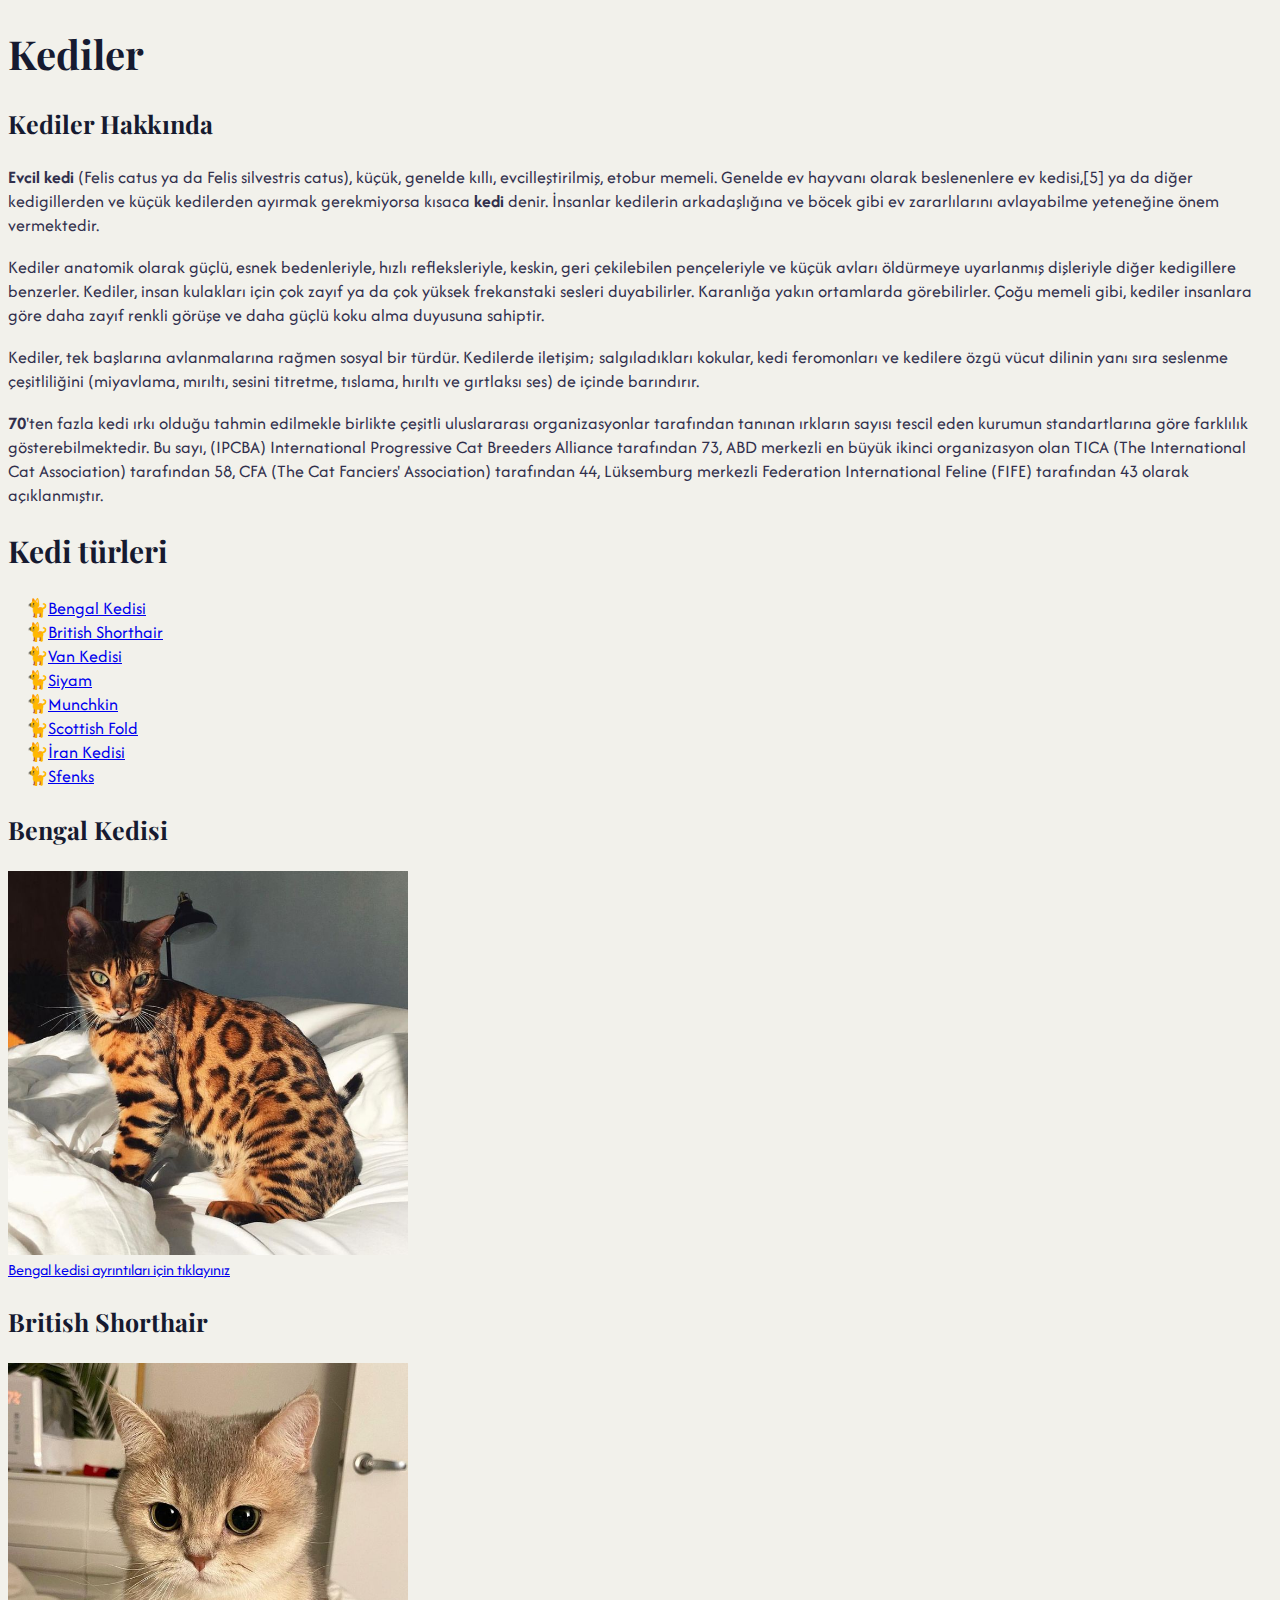
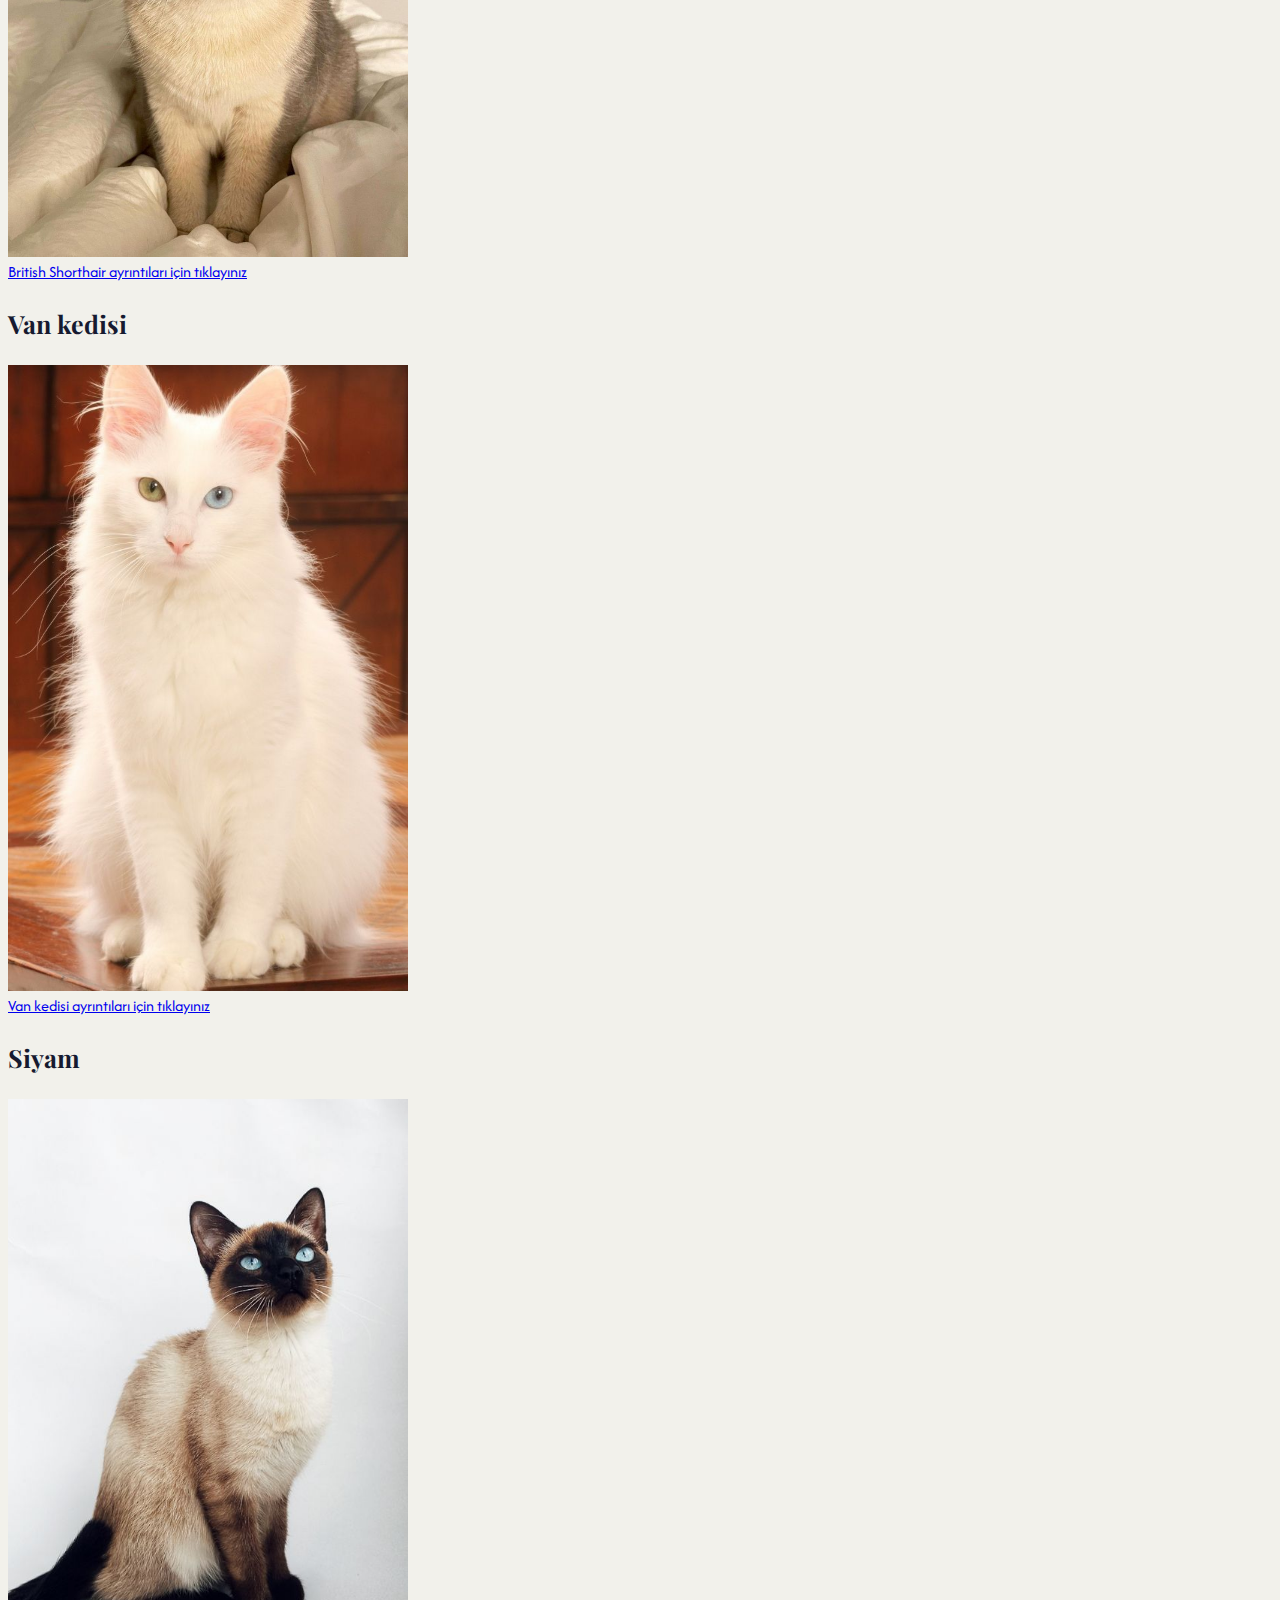
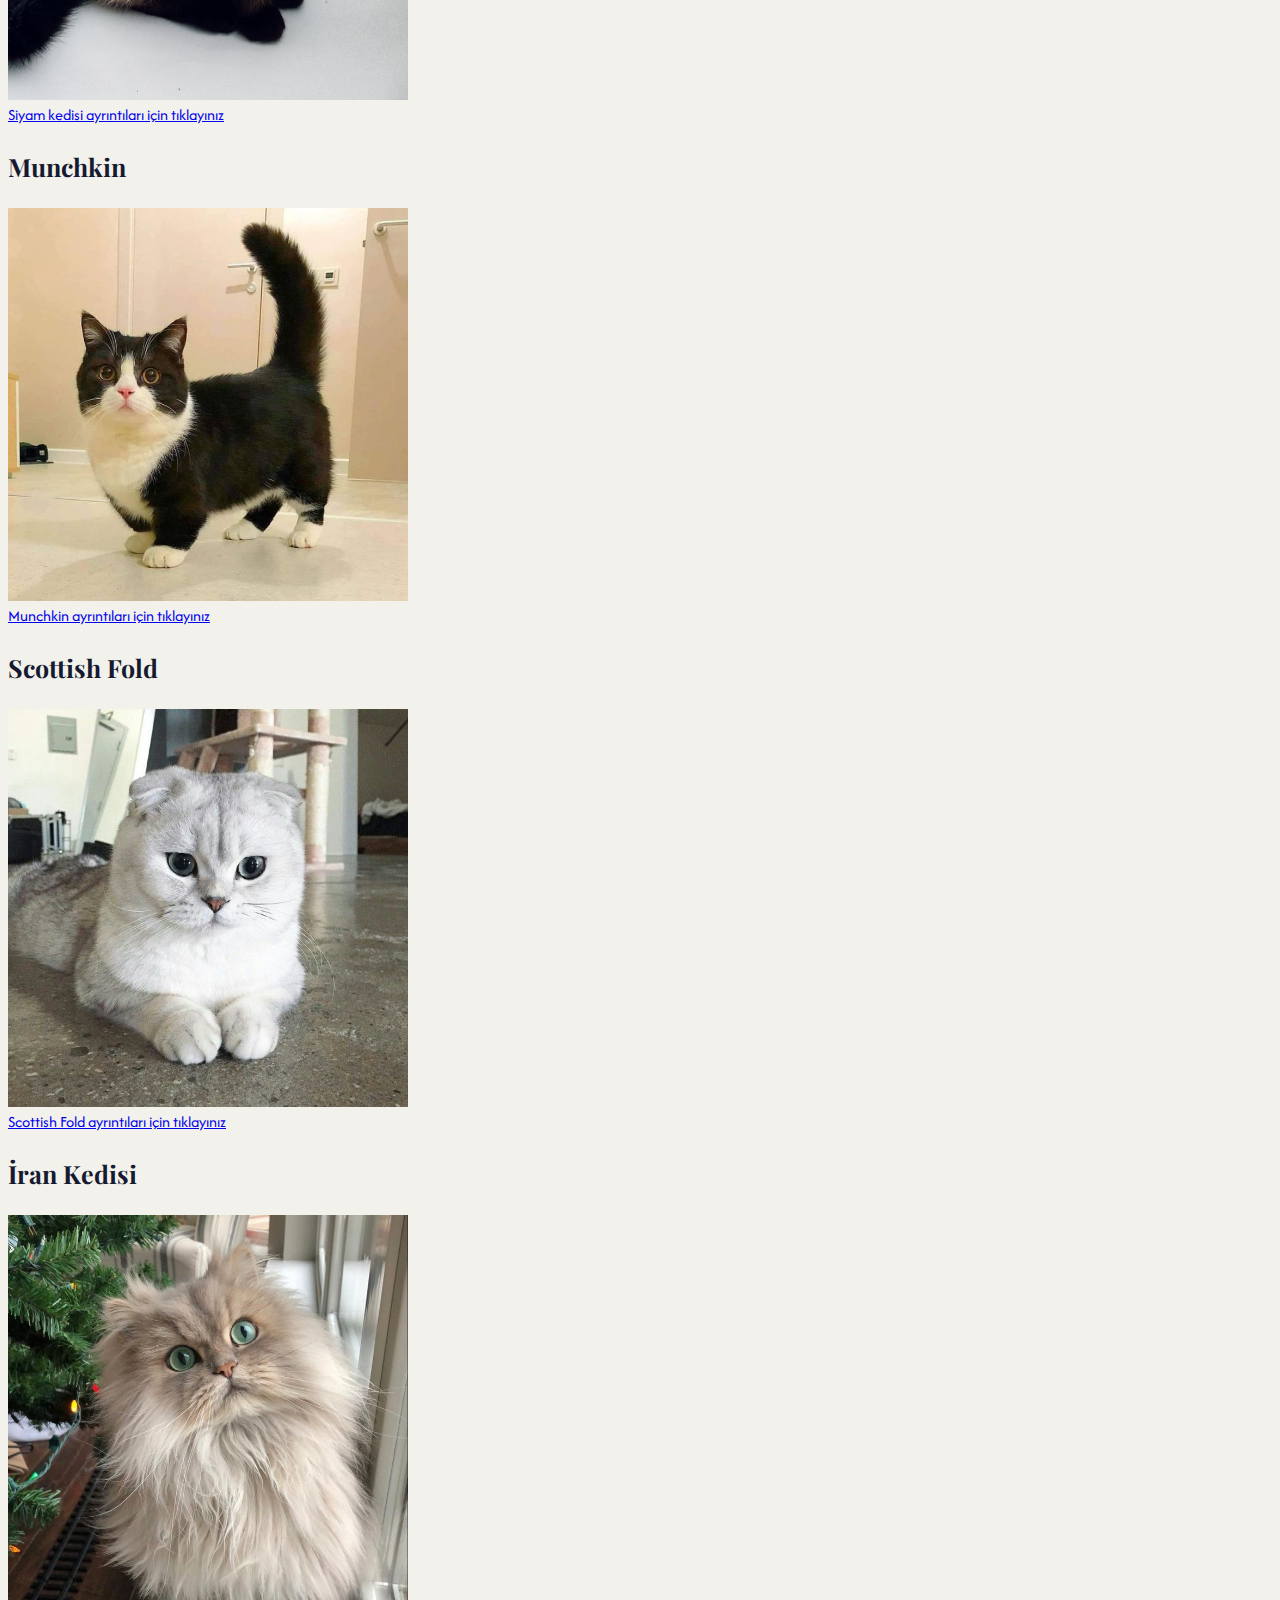
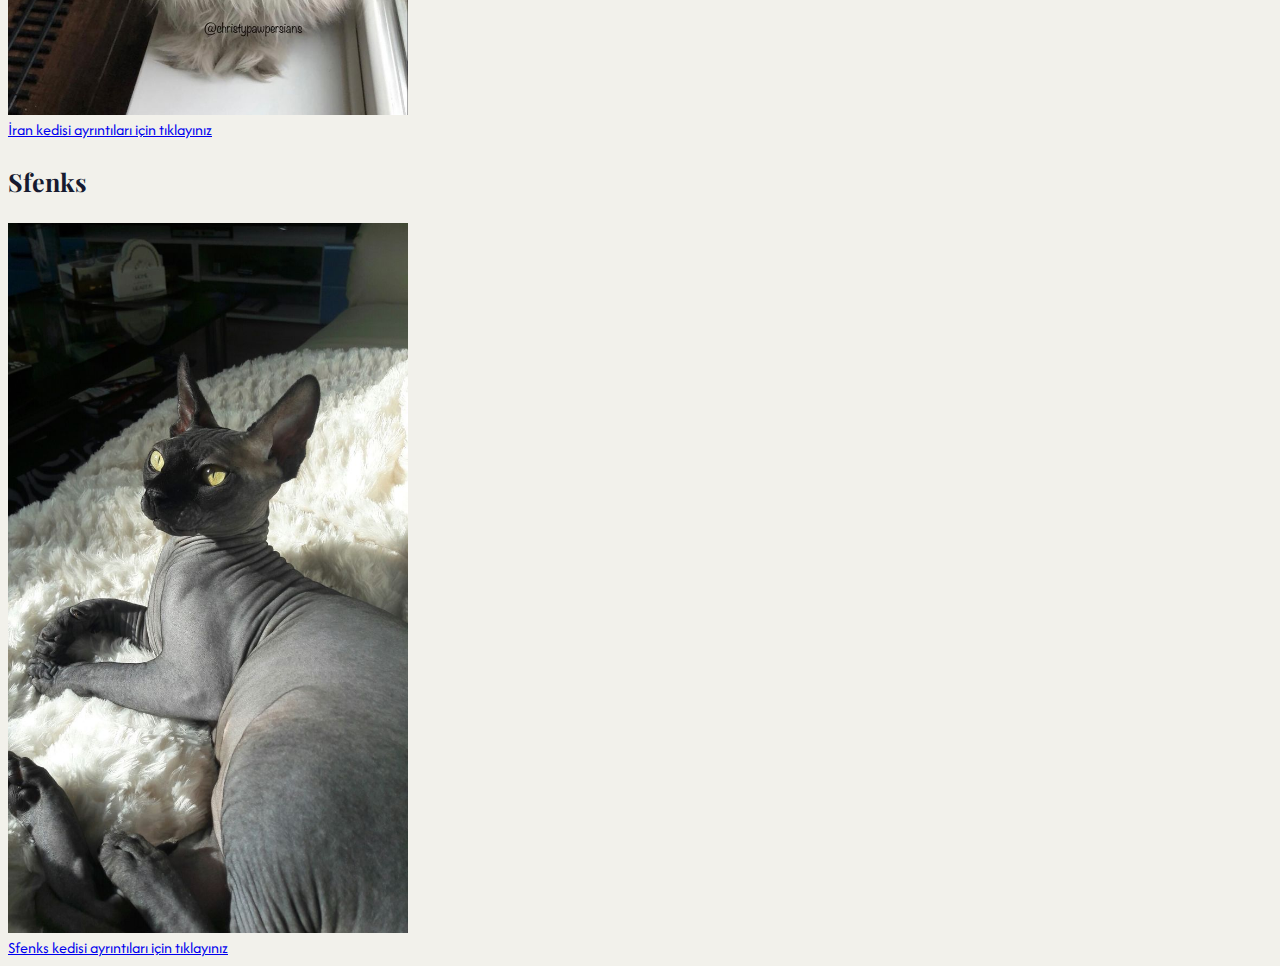
<file: CSS/cssOdev1/index.html>
<!DOCTYPE html>
<html lang="tr">
<head>
    <meta charset="UTF-8">
    <meta name="viewport" content="width=device-width, initial-scale=1.0">
    <title>Kediler</title>
    <link rel="stylesheet" href="style.css">
    <link rel="preconnect" href="https://fonts.googleapis.com">
    <link rel="preconnect" href="https://fonts.gstatic.com" crossorigin>
    <link href="https://fonts.googleapis.com/css2?family=Playfair+Display:wght@400;500;600;700&display=swap" rel="stylesheet">
    <link href="https://fonts.googleapis.com/css2?family=Afacad:wght@400;500&display=swap" rel="stylesheet">
</head>

<body>
    <h1>Kediler</h1>

    <article>
        <h3>Kediler Hakkında</h3>
        <p>
            <strong>Evcil kedi</strong> (Felis catus ya da Felis silvestris catus), küçük, genelde kıllı, evcilleştirilmiş, etobur memeli. 
            Genelde ev hayvanı olarak beslenenlere ev kedisi,[5] ya da diğer kedigillerden ve küçük kedilerden ayırmak gerekmiyorsa kısaca <strong>kedi</strong> denir. 
            İnsanlar kedilerin arkadaşlığına ve böcek gibi ev zararlılarını avlayabilme yeteneğine önem vermektedir.
        </p>
        <p>
            Kediler anatomik olarak güçlü, esnek bedenleriyle, hızlı refleksleriyle, keskin, geri çekilebilen pençeleriyle ve küçük avları öldürmeye uyarlanmış dişleriyle diğer kedigillere benzerler. 
            Kediler, insan kulakları için çok zayıf ya da çok yüksek frekanstaki sesleri duyabilirler. Karanlığa yakın ortamlarda görebilirler. 
            Çoğu memeli gibi, kediler insanlara göre daha zayıf renkli görüşe ve daha güçlü koku alma duyusuna sahiptir.
        </p>
        <p>
            Kediler, tek başlarına avlanmalarına rağmen sosyal bir türdür. 
            Kedilerde iletişim; salgıladıkları kokular, kedi feromonları ve kedilere özgü vücut dilinin yanı sıra seslenme çeşitliliğini 
            (miyavlama, mırıltı, sesini titretme, tıslama, hırıltı ve gırtlaksı ses) de içinde barındırır.
        </p>
        <p>
            <b>70</b>'ten fazla kedi ırkı olduğu tahmin edilmekle birlikte çeşitli uluslararası organizasyonlar tarafından tanınan ırkların sayısı tescil eden kurumun standartlarına göre farklılık gösterebilmektedir. 
            Bu sayı, (IPCBA) International Progressive Cat Breeders Alliance tarafından 73, 
            ABD merkezli en büyük ikinci organizasyon olan TICA (The International Cat Association) tarafından 58, 
            CFA (The Cat Fanciers' Association) tarafından 44, 
            Lüksemburg merkezli Federation International Feline (FIFE) tarafından 43 olarak açıklanmıştır.
        </p>
    </article>

    <nav>
        <h2>Kedi türleri</h2>
        <ul>
            <li>
                <a href="#bengal">Bengal Kedisi</a>
            </li>
            <li>
                <a href="#british">British Shorthair</a>
            </li>
            <li>
                <a href="#van">Van Kedisi</a>
            </li>
            <li>
                <a href="#siyam">Siyam</a>
            </li>
            <li>
                <a href="#munchkin">Munchkin</a>
            </li>
            <li>
                <a href="#scottish">Scottish Fold</a>
            </li>
            <li>
                <a href="#iran">İran Kedisi</a>
            </li>
            <li>
                <a href="#sfenks">Sfenks</a>
            </li>
        </ul>
    </nav>

    <section>
        <article>
            <h3 id="bengal">Bengal Kedisi</h3>
            <img width="400" src="cat-image/bengal.jpeg" alt="bengal">
            <br>
            <a href="bengal.html">
                Bengal kedisi ayrıntıları için tıklayınız
            </a>
        </article>

        <article>
            <h3 id="british">British Shorthair</h3>
            <img width="400" src="cat-image/british.jpeg" alt="british shorthair">
            <br>
            <a href="british-shorthair.html">
                British Shorthair ayrıntıları için tıklayınız
            </a>
        </article>

        <article>
            <h3 id="van">Van kedisi</h3>
            <img width="400" src="cat-image/van.jpeg" alt="van">
            <br>
            <a href="van.html">
                Van kedisi ayrıntıları için tıklayınız
            </a>
        </article>

        <article>
            <h3 id="siyam">Siyam</h3>
            <img width="400" src="cat-image/siyam.jpeg" alt="siyam">
            <br>
            <a href="siyam.html">
                Siyam kedisi ayrıntıları için tıklayınız
            </a>
        </article>

        <article>
            <h3 id="munchkin">Munchkin</h3>
            <img width="400" src="cat-image/munchkin.jpeg" alt="munchkin">
            <br>
            <a href="munchkin.html">
                Munchkin ayrıntıları için tıklayınız
            </a>
        </article>

        <article>
            <h3 id="scottish">Scottish Fold</h3>
            <img width="400" src="cat-image/scottish.jpeg" alt="scottish fold">
            <br>
            <a href="scottish-fold.html">
                Scottish Fold ayrıntıları için tıklayınız
            </a>
        </article>

        <article>
            <h3 id="iran">İran Kedisi</h3>
            <img width="400" src="cat-image/iran.jpeg" alt="iran">
            <br>
            <a href="iran.html">
                İran kedisi ayrıntıları için tıklayınız
            </a>
        </article>

        <article>
            <h3 id="sfenks">Sfenks</h3>
            <img width="400" src="cat-image/sfenks.jpeg" alt="sfenks">
            <br>
            <a href="sfenks.html">
                Sfenks kedisi ayrıntıları için tıklayınız
            </a>
        </article>
    </section>
</body>
</html>
</file>
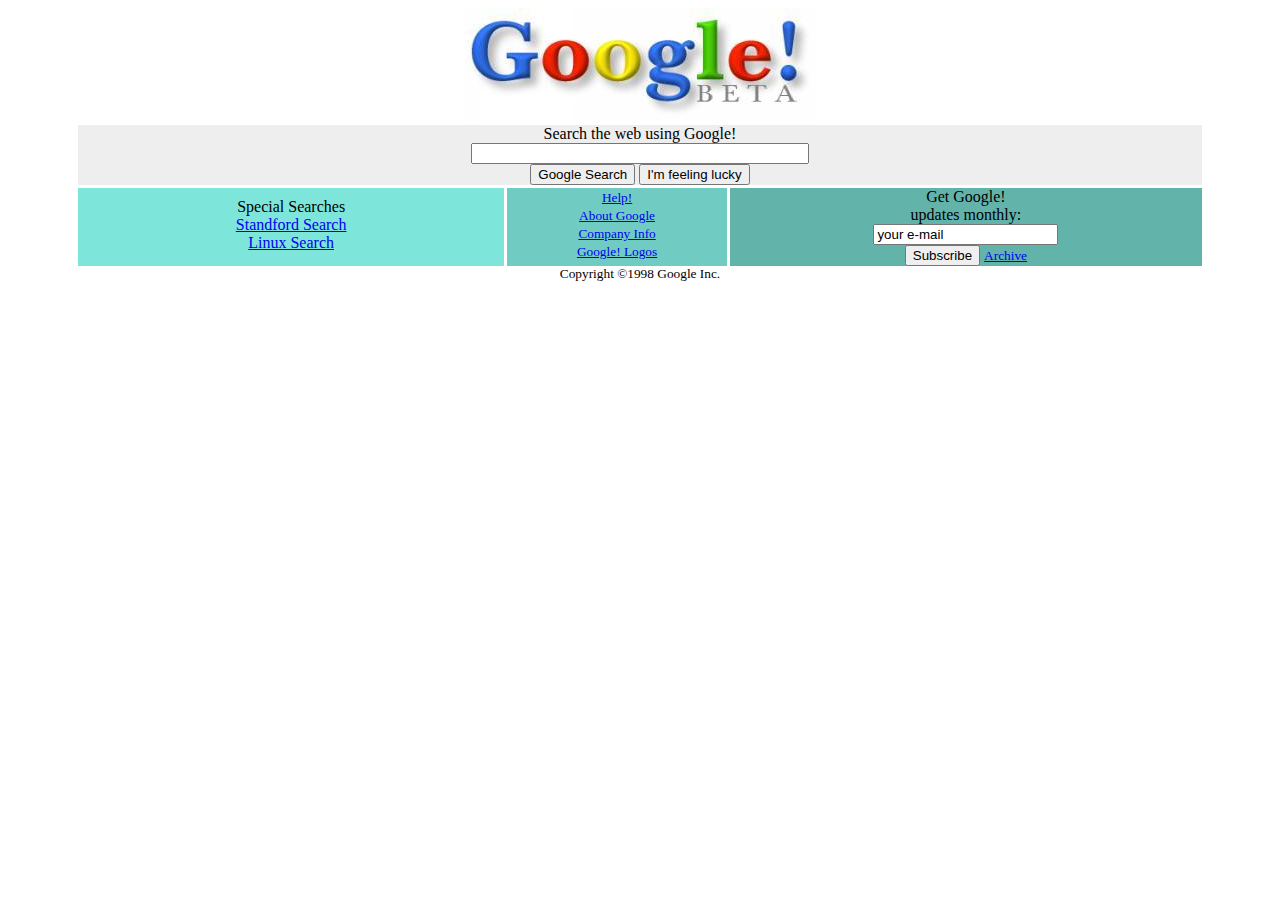
<file: CSS/cssOdev2/index.html>
<!DOCTYPE html>
<html lang="en">
<head>
    <meta charset="UTF-8">
    <meta name="viewport" content="width=device-width, initial-scale=1.0">
    <title>Google</title>
    <link rel="stylesheet" href="style.css">
</head>

<body>
    <!-- logo -->
    <header>
        <img class="center" src="google.jpg" alt="Google">
    </header>    

    <section>
        <!-- search -->
        <article class="search-box">
            <p>Search the web using Google!</p>
            <input class="search center" type="text">
            <br>
            <input class="center" type="submit" value="Google Search">
            <input class="center" type="submit" value="I'm feeling lucky">
        </article>
        
        <div class="collumn">
            <!-- different searches -->
            <nav class="bg-first">
                Special Searches
                <br>
                <a href="https://web.archive.org/web/19990224014327/http://www.google.com/stanford">Standford Search</a>
                <br>
                <a href="https://web.archive.org/web/19990221231654/http://www.google.com/linux">Linux Search</a>
            </nav>
    
            <!-- navigations -->
            <nav class="bg-second">
                <a class="font" href="https://web.archive.org/web/19990221212930if_/http://www.google.com/help.html">Help!</a>
                <br>
                <a class="font" href="https://web.archive.org/web/19990427105230if_/http://www.google.com/about.html">About Google</a>
                <br>
                <a class="font" href="https://web.archive.org/web/19990221202430if_/http://www.google.com/company.html">Company Info</a>
                <br>
                <a class="font" href="https://web.archive.org/web/19990224043535if_/http://www.google.com/stickers.html">Google! Logos</a>
            </nav>
            
            <!-- mail -->
            <nav class="bg-third">
                <p>
                    Get Google!
                    <br>
                    updates monthly:
                </p>
                <input class="mail" type="text" value="your e-mail">
                <br>
                <input type="submit" name="" value="Subscribe">
                <a class="font" href="https://web.archive.org/web/19990508062635/http://www.egroups.com/list/google-friends">Archive</a>
            </nav>
        </div>
    </section>

    <footer>
        <p class="font">Copyright ©1998 Google Inc.</p>
    </footer>
</body>
</html>
</file>
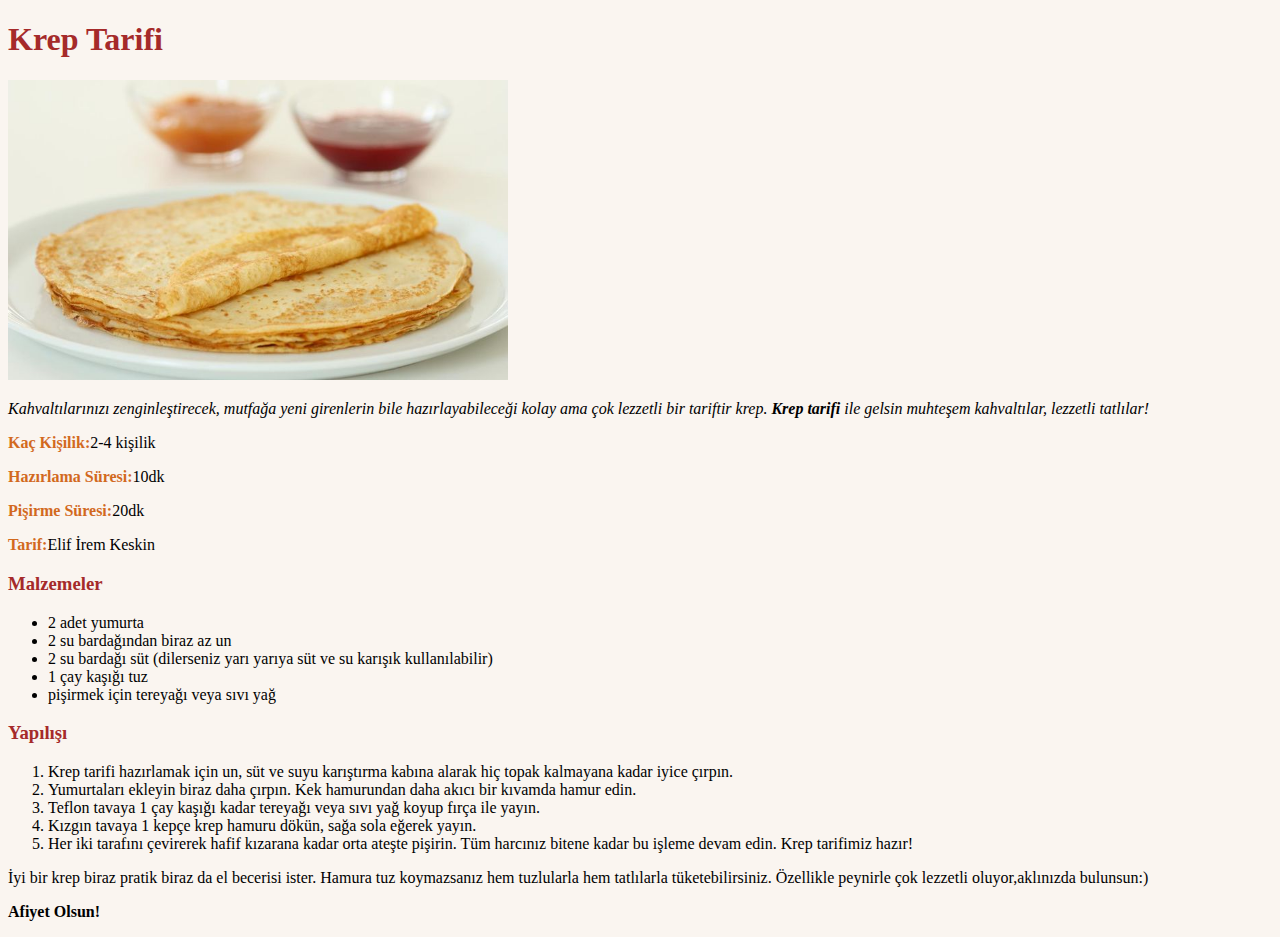
<file: HTML/htmlOdev3/index.html>
<!DOCTYPE html>
<html lang="tr">
<head>
    <meta charset="UTF-8">
    <meta name="viewport" content="width=device-width, initial-scale=1.0">
    <title>Krep Tarifi</title>
</head>

<body bgcolor="#FAF5F0">
    <!-- header and image -->
    <header>
        <h1 style="color:brown;">Krep Tarifi</h1>
        <img width="500" src="Crepe.jpeg" alt="krep">
    </header>

    <!-- description and recipe -->
    <section>
        <article>
            <p>
                <em>
                    Kahvaltılarınızı zenginleştirecek, mutfağa yeni girenlerin bile hazırlayabileceği kolay ama çok lezzetli bir tariftir krep.
                    <strong>Krep tarifi</strong> ile gelsin muhteşem kahvaltılar, lezzetli tatlılar!
                </em>
            </p>
        </article>

        <article>
            <p>
                <b style="color: chocolate;">Kaç Kişilik:</b>2-4 kişilik
            </p>
            <p>
                <b style="color: chocolate;">Hazırlama Süresi:</b>10dk
            </p>
            <p>
                <b style="color: chocolate;">Pişirme Süresi:</b>20dk
            </p>
            <p>
                <b style="color: chocolate;">Tarif:</b>Elif İrem Keskin
            </p>
        </article>

        <article>
            <h3 style="color: brown;">Malzemeler</h3>
            <ul>
                <li>2 adet yumurta</li>
                <li>2 su bardağından biraz az un</li>
                <li>2 su bardağı süt (dilerseniz yarı yarıya süt ve su karışık kullanılabilir)</li>
                <li>1 çay kaşığı tuz</li>
                <li>pişirmek için tereyağı veya sıvı yağ</li>
            </ul>
        </article>

        <article>
            <h3 style="color: brown;">Yapılışı</h3>
            <ol>
                <li>Krep tarifi hazırlamak için un, süt ve suyu karıştırma kabına alarak hiç topak kalmayana kadar iyice çırpın.</li>
                <li>Yumurtaları ekleyin biraz daha çırpın. Kek hamurundan daha akıcı bir kıvamda hamur edin.</li>
                <li>Teflon tavaya 1 çay kaşığı kadar tereyağı veya sıvı yağ koyup fırça ile yayın.</li>
                <li>Kızgın tavaya 1 kepçe krep hamuru dökün, sağa sola eğerek yayın.</li>
                <li>Her iki tarafını çevirerek hafif kızarana kadar orta ateşte pişirin. Tüm harcınız bitene kadar bu işleme devam edin. Krep tarifimiz hazır!</li>
            </ol>
        </article>
    </section>
    
    <footer>
        <p>
            İyi bir krep biraz pratik biraz da el becerisi ister.
            Hamura tuz koymazsanız hem tuzlularla hem tatlılarla tüketebilirsiniz.
            Özellikle peynirle çok lezzetli oluyor,aklınızda bulunsun:)    
        </p>
        <p>
            <b>Afiyet Olsun!</b>
        </p>
    </footer>
</body>
</html>
</file>
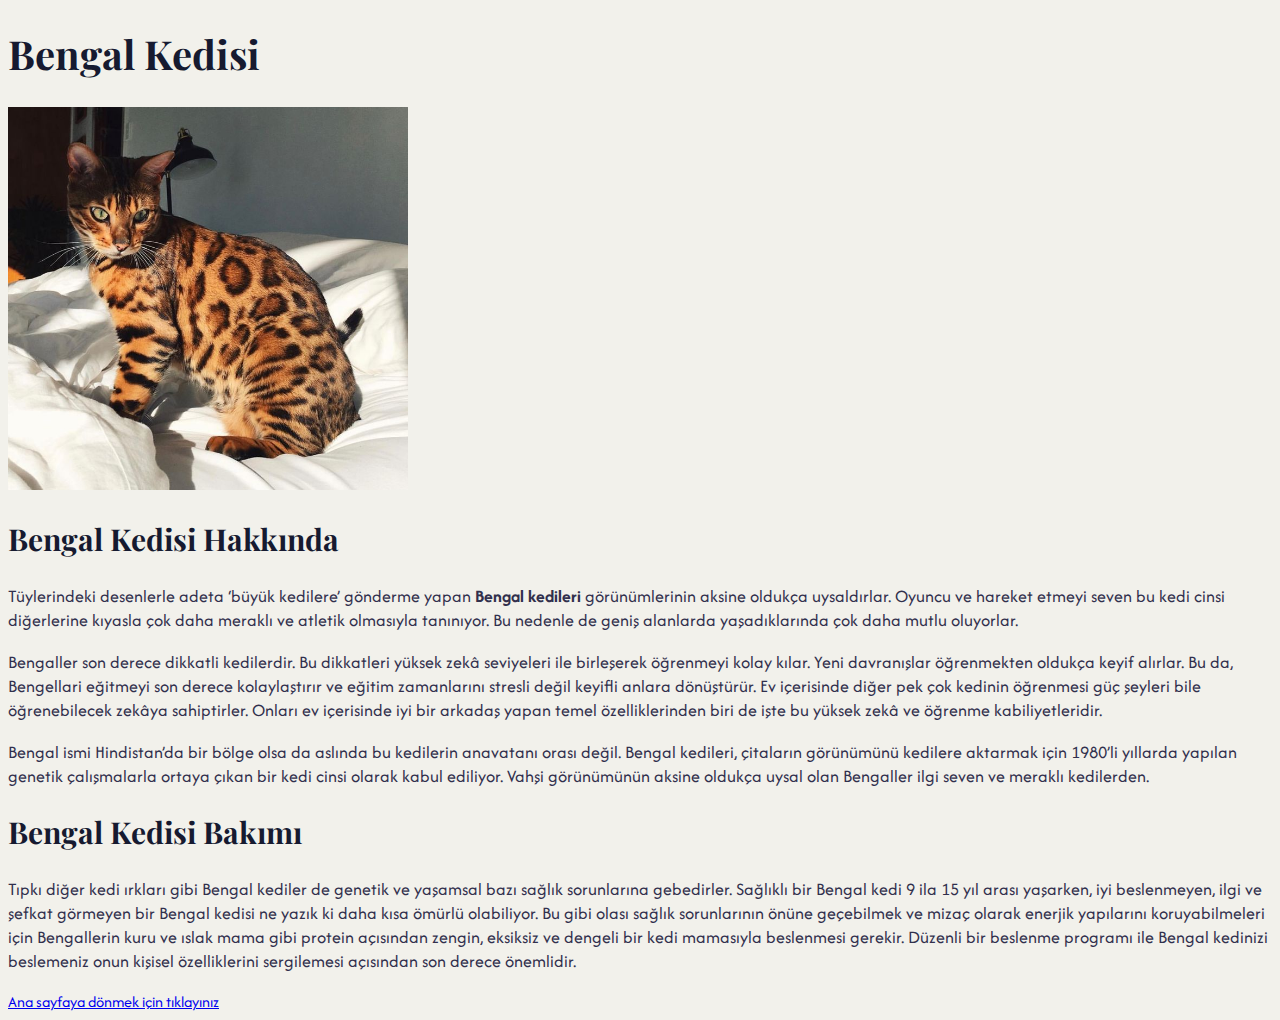
<file: CSS/cssOdev1/bengal.html>
<!DOCTYPE html>
<html lang="tr">
<head>
    <meta charset="UTF-8">
    <meta name="viewport" content="width=device-width, initial-scale=1.0">
    <title>Bengal Kedisi</title>
    <link rel="stylesheet" href="style.css">
    <link rel="preconnect" href="https://fonts.googleapis.com">
    <link rel="preconnect" href="https://fonts.gstatic.com" crossorigin>
    <link href="https://fonts.googleapis.com/css2?family=Playfair+Display:wght@400;500;600;700&display=swap" rel="stylesheet">
    <link href="https://fonts.googleapis.com/css2?family=Afacad:wght@400;500&display=swap" rel="stylesheet">
</head>

<body>
    <header>
        <h1>Bengal Kedisi</h1>
        <img width="400" src="cat-image/bengal.jpeg" alt="bengal">
    </header>

    <section>
        <article>
            <h2>Bengal Kedisi Hakkında</h2>
                <p>
                    Tüylerindeki desenlerle adeta ‘büyük kedilere’ gönderme yapan <strong>Bengal kedileri</strong> görünümlerinin aksine oldukça uysaldırlar. 
                    Oyuncu ve hareket etmeyi seven bu kedi cinsi diğerlerine kıyasla çok daha meraklı ve atletik olmasıyla tanınıyor. 
                    Bu nedenle de geniş alanlarda yaşadıklarında çok daha mutlu oluyorlar.
                </p>

                <p>
                    Bengaller son derece dikkatli kedilerdir. Bu dikkatleri yüksek zekâ seviyeleri ile birleşerek öğrenmeyi kolay kılar. 
                    Yeni davranışlar öğrenmekten oldukça keyif alırlar. Bu da, Bengellari eğitmeyi son derece kolaylaştırır ve eğitim zamanlarını stresli değil keyifli anlara dönüştürür. 
                    Ev içerisinde diğer pek çok kedinin öğrenmesi güç şeyleri bile öğrenebilecek zekâya sahiptirler. 
                    Onları ev içerisinde iyi bir arkadaş yapan temel özelliklerinden biri de işte bu yüksek zekâ ve öğrenme kabiliyetleridir.
                </p>
                
                <p>
                    Bengal ismi Hindistan’da bir bölge olsa da aslında bu kedilerin anavatanı orası değil. 
                    Bengal kedileri, çitaların görünümünü kedilere aktarmak için 1980’li yıllarda yapılan genetik çalışmalarla ortaya çıkan bir kedi cinsi olarak kabul ediliyor. 
                    Vahşi görünümünün aksine oldukça uysal olan Bengaller ilgi seven ve meraklı kedilerden.
                </p>
        </article>

        <article>
            <h2>Bengal Kedisi Bakımı</h2>
            <p>
                Tıpkı diğer kedi ırkları gibi Bengal kediler de genetik ve yaşamsal bazı sağlık sorunlarına gebedirler. 
                Sağlıklı bir Bengal kedi 9 ila 15 yıl arası yaşarken, iyi beslenmeyen, ilgi ve şefkat görmeyen bir Bengal kedisi ne yazık ki daha kısa ömürlü olabiliyor. 
                Bu gibi olası sağlık sorunlarının önüne geçebilmek ve mizaç olarak enerjik yapılarını koruyabilmeleri için Bengallerin kuru ve ıslak mama gibi protein açısından zengin, eksiksiz ve dengeli bir kedi mamasıyla beslenmesi gerekir. 
                Düzenli bir beslenme programı ile Bengal kedinizi beslemeniz onun kişisel özelliklerini sergilemesi açısından son derece önemlidir.
            </p>
        </article>
    </section>

    <nav>
        <a href="index.html">
            Ana sayfaya dönmek için tıklayınız
        </a>
    </nav>
</body>
</html>
</file>
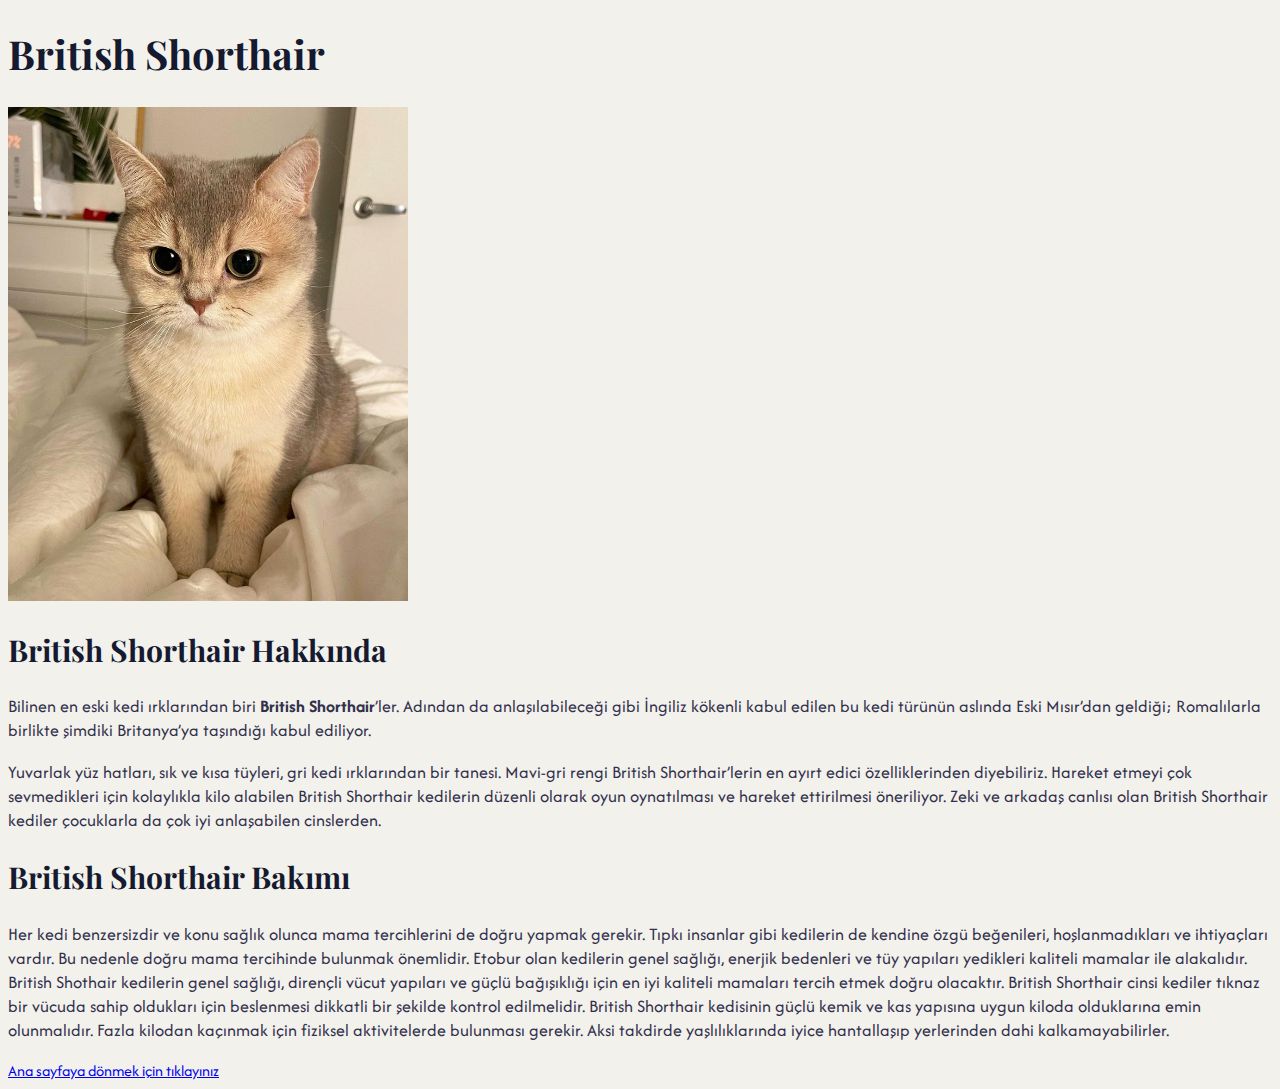
<file: CSS/cssOdev1/british-shorthair.html>
<!DOCTYPE html>
<html lang="tr">
<head>
    <meta charset="UTF-8">
    <meta name="viewport" content="width=device-width, initial-scale=1.0">
    <title>British Shorthair</title>
    <link rel="stylesheet" href="style.css">
    <link rel="preconnect" href="https://fonts.googleapis.com">
    <link rel="preconnect" href="https://fonts.gstatic.com" crossorigin>
    <link href="https://fonts.googleapis.com/css2?family=Playfair+Display:wght@400;500;600;700&display=swap" rel="stylesheet">
    <link href="https://fonts.googleapis.com/css2?family=Afacad:wght@400;500&display=swap" rel="stylesheet">
</head>

<body>
    <header>
        <h1>British Shorthair</h1>
        <img width="400" src="cat-image/british.jpeg" alt="british shorthair">
    </header>

    <section>
        <article>
            <h2>British Shorthair Hakkında</h2>
                <p>
                    Bilinen en eski kedi ırklarından biri <strong>British Shorthair</strong>’ler. 
                    Adından da anlaşılabileceği gibi İngiliz kökenli kabul edilen bu kedi türünün aslında Eski Mısır’dan geldiği; 
                    Romalılarla birlikte şimdiki Britanya’ya taşındığı kabul ediliyor.
                </p>
                <p>
                    Yuvarlak yüz hatları, sık ve kısa tüyleri, gri kedi ırklarından bir tanesi. 
                    Mavi-gri rengi British Shorthair’lerin en ayırt edici özelliklerinden diyebiliriz. 
                    Hareket etmeyi çok sevmedikleri için kolaylıkla kilo alabilen British Shorthair kedilerin düzenli olarak oyun oynatılması ve hareket ettirilmesi öneriliyor. 
                    Zeki ve arkadaş canlısı olan British Shorthair kediler çocuklarla da çok iyi anlaşabilen cinslerden.
                </p>
        </article>

        <article>
            <h2>British Shorthair Bakımı</h2>
            <p>
                Her kedi benzersizdir ve konu sağlık olunca mama tercihlerini de doğru yapmak gerekir. 
                Tıpkı insanlar gibi kedilerin de kendine özgü beğenileri, hoşlanmadıkları ve ihtiyaçları vardır. Bu nedenle doğru mama tercihinde bulunmak önemlidir. 
                Etobur olan kedilerin genel sağlığı, enerjik bedenleri ve tüy yapıları yedikleri kaliteli mamalar ile alakalıdır.
                British Shothair kedilerin genel sağlığı, dirençli vücut yapıları ve güçlü bağışıklığı için en iyi kaliteli mamaları tercih etmek doğru olacaktır. 
                British Shorthair cinsi kediler tıknaz bir vücuda sahip oldukları için beslenmesi dikkatli bir şekilde kontrol edilmelidir. 
                British Shorthair kedisinin güçlü kemik ve kas yapısına uygun kiloda olduklarına emin olunmalıdır. 
                Fazla kilodan kaçınmak için fiziksel aktivitelerde bulunması gerekir. 
                Aksi takdirde yaşlılıklarında iyice hantallaşıp yerlerinden dahi kalkamayabilirler.
            </p>
        </article>
    </section>

    <nav>
        <a href="index.html">
            Ana sayfaya dönmek için tıklayınız
        </a>
    </nav>
</body>
</html>
</file>
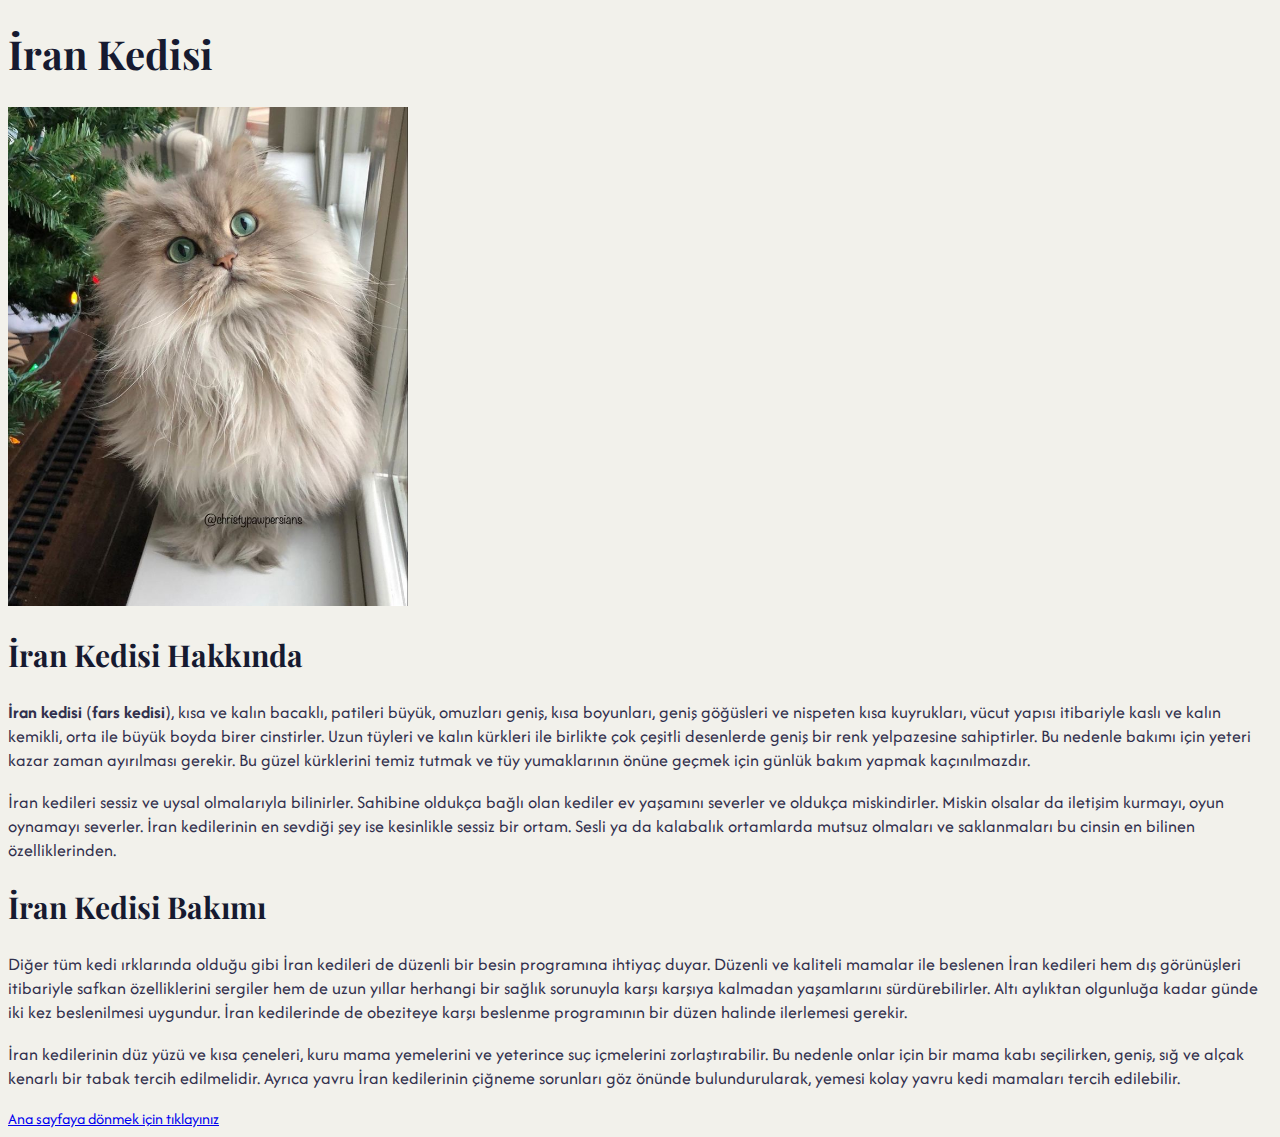
<file: CSS/cssOdev1/iran.html>
<!DOCTYPE html>
<html lang="tr">
<head>
    <meta charset="UTF-8">
    <meta name="viewport" content="width=device-width, initial-scale=1.0">
    <title>İran Kedisi</title>
    <link rel="stylesheet" href="style.css">
    <link rel="preconnect" href="https://fonts.googleapis.com">
    <link rel="preconnect" href="https://fonts.gstatic.com" crossorigin>
    <link href="https://fonts.googleapis.com/css2?family=Playfair+Display:wght@400;500;600;700&display=swap" rel="stylesheet">
    <link href="https://fonts.googleapis.com/css2?family=Afacad:wght@400;500&display=swap" rel="stylesheet">
</head>

<body>
    <header>
        <h1>İran Kedisi</h1>
        <img width="400" src="cat-image/iran.jpeg" alt="iran">
    </header>

    <section>
        <article>
            <h2>İran Kedisi Hakkında</h2>
                <p>
                    <strong>İran kedisi</strong> (<strong>fars kedisi</strong>), kısa ve kalın bacaklı, patileri büyük, omuzları geniş, kısa boyunları, geniş göğüsleri ve nispeten kısa kuyrukları, vücut yapısı itibariyle kaslı ve kalın kemikli, orta ile büyük boyda birer cinstirler. Uzun tüyleri ve kalın kürkleri ile birlikte çok çeşitli desenlerde geniş bir renk yelpazesine sahiptirler. 
                    Bu nedenle bakımı için yeteri kazar zaman ayırılması gerekir. 
                    Bu güzel kürklerini temiz tutmak ve tüy yumaklarının önüne geçmek için günlük bakım yapmak kaçınılmazdır.
                </p>
                
                <p>
                    İran kedileri sessiz ve uysal olmalarıyla bilinirler.
                    Sahibine oldukça bağlı olan kediler ev yaşamını severler ve oldukça miskindirler. 
                    Miskin olsalar da iletişim kurmayı, oyun oynamayı severler. İran kedilerinin en sevdiği şey ise kesinlikle sessiz bir ortam. 
                    Sesli ya da kalabalık ortamlarda mutsuz olmaları ve saklanmaları bu cinsin en bilinen özelliklerinden.
                </p>
        </article>

        <article>
            <h2>İran Kedisi Bakımı</h2>
            <p>
                Diğer tüm kedi ırklarında olduğu gibi İran kedileri de düzenli bir besin programına ihtiyaç duyar. 
                Düzenli ve kaliteli mamalar ile beslenen İran kedileri hem dış görünüşleri itibariyle safkan özelliklerini sergiler hem de uzun yıllar herhangi bir sağlık sorunuyla karşı karşıya kalmadan yaşamlarını sürdürebilirler. 
                Altı aylıktan olgunluğa kadar günde iki kez beslenilmesi uygundur. 
                İran kedilerinde de obeziteye karşı beslenme programının bir düzen halinde ilerlemesi gerekir.
            </p>
            <p>
                İran kedilerinin düz yüzü ve kısa çeneleri, kuru mama yemelerini ve yeterince suç içmelerini zorlaştırabilir. 
                Bu nedenle onlar için bir mama kabı seçilirken, geniş, sığ ve alçak kenarlı bir tabak tercih edilmelidir. 
                Ayrıca yavru İran kedilerinin çiğneme sorunları göz önünde bulundurularak, yemesi kolay yavru kedi mamaları tercih edilebilir.
            </p>
        </article>
    </section>

    <nav>
        <a href="index.html">
            Ana sayfaya dönmek için tıklayınız
        </a>
    </nav>
</body>
</html>
</file>
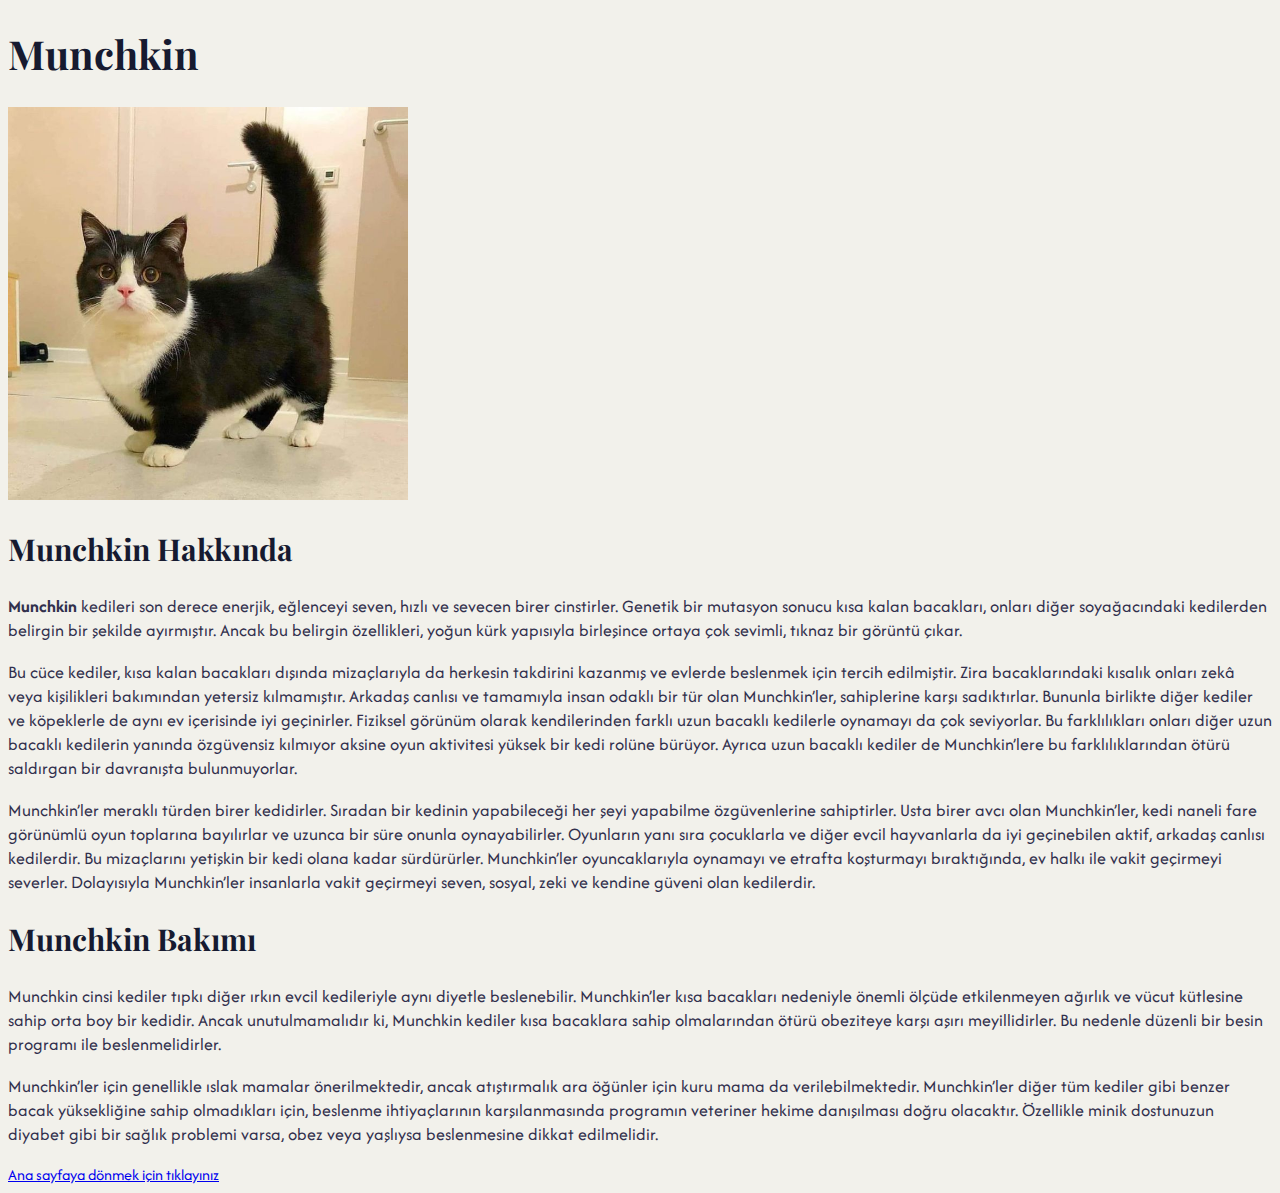
<file: CSS/cssOdev1/munchkin.html>
<!DOCTYPE html>
<html lang="tr">
<head>
    <meta charset="UTF-8">
    <meta name="viewport" content="width=device-width, initial-scale=1.0">
    <title>Munchkin</title>
    <link rel="stylesheet" href="style.css">
    <link rel="preconnect" href="https://fonts.googleapis.com">
    <link rel="preconnect" href="https://fonts.gstatic.com" crossorigin>
    <link href="https://fonts.googleapis.com/css2?family=Playfair+Display:wght@400;500;600;700&display=swap" rel="stylesheet">
    <link href="https://fonts.googleapis.com/css2?family=Afacad:wght@400;500&display=swap" rel="stylesheet">
</head>

<body>
    <header>
        <h1>Munchkin</h1>
        <img width="400" src="cat-image/munchkin.jpeg" alt="munchkin">
    </header>

    <section>
        <article>
            <h2>Munchkin Hakkında</h2>
                <p>
                    <strong>Munchkin</strong> kedileri son derece enerjik, eğlenceyi seven, hızlı ve sevecen birer cinstirler. 
                    Genetik bir mutasyon sonucu kısa kalan bacakları, onları diğer soyağacındaki kedilerden belirgin bir şekilde ayırmıştır. 
                    Ancak bu belirgin özellikleri, yoğun kürk yapısıyla birleşince ortaya çok sevimli, tıknaz bir görüntü çıkar.
                </p>

                <p>
                    Bu cüce kediler, kısa kalan bacakları dışında mizaçlarıyla da herkesin takdirini kazanmış ve evlerde beslenmek için tercih edilmiştir. 
                    Zira bacaklarındaki kısalık onları zekâ veya kişilikleri bakımından yetersiz kılmamıştır. 
                    Arkadaş canlısı ve tamamıyla insan odaklı bir tür olan Munchkin’ler, sahiplerine karşı sadıktırlar. 
                    Bununla birlikte diğer kediler ve köpeklerle de aynı ev içerisinde iyi geçinirler. 
                    Fiziksel görünüm olarak kendilerinden farklı uzun bacaklı kedilerle oynamayı da çok seviyorlar. 
                    Bu farklılıkları onları diğer uzun bacaklı kedilerin yanında özgüvensiz kılmıyor aksine oyun aktivitesi yüksek bir kedi rolüne bürüyor. 
                    Ayrıca uzun bacaklı kediler de Munchkin’lere bu farklılıklarından ötürü saldırgan bir davranışta bulunmuyorlar.
                </p>
                
                <p>
                    Munchkin’ler meraklı türden birer kedidirler. Sıradan bir kedinin yapabileceği her şeyi yapabilme özgüvenlerine sahiptirler.
                    Usta birer avcı olan Munchkin’ler, kedi naneli fare görünümlü oyun toplarına bayılırlar ve uzunca bir süre onunla oynayabilirler. 
                    Oyunların yanı sıra çocuklarla ve diğer evcil hayvanlarla da iyi geçinebilen aktif, arkadaş canlısı kedilerdir. 
                    Bu mizaçlarını yetişkin bir kedi olana kadar sürdürürler. Munchkin’ler oyuncaklarıyla oynamayı ve etrafta koşturmayı bıraktığında, ev halkı ile vakit geçirmeyi severler. 
                    Dolayısıyla Munchkin’ler insanlarla vakit geçirmeyi seven, sosyal, zeki ve kendine güveni olan kedilerdir.
                </p>
        </article>

        <article>
            <h2>Munchkin Bakımı</h2>
            <p>
                Munchkin cinsi kediler tıpkı diğer ırkın evcil kedileriyle aynı diyetle beslenebilir. 
                Munchkin’ler kısa bacakları nedeniyle önemli ölçüde etkilenmeyen ağırlık ve vücut kütlesine sahip orta boy bir kedidir. 
                Ancak unutulmamalıdır ki, Munchkin kediler kısa bacaklara sahip olmalarından ötürü obeziteye karşı aşırı meyillidirler. 
                Bu nedenle düzenli bir besin programı ile beslenmelidirler.
            </p>
            <p>
                Munchkin’ler için genellikle ıslak mamalar önerilmektedir, ancak atıştırmalık ara öğünler için kuru mama da verilebilmektedir. 
                Munchkin’ler diğer tüm kediler gibi benzer bacak yüksekliğine sahip olmadıkları için, beslenme ihtiyaçlarının karşılanmasında programın veteriner hekime danışılması doğru olacaktır. 
                Özellikle minik dostunuzun diyabet gibi bir sağlık problemi varsa, obez veya yaşlıysa beslenmesine dikkat edilmelidir.
            </p>
        </article>
    </section>

    <nav>
        <a href="index.html">
            Ana sayfaya dönmek için tıklayınız
        </a>
    </nav>
</body>
</html>
</file>
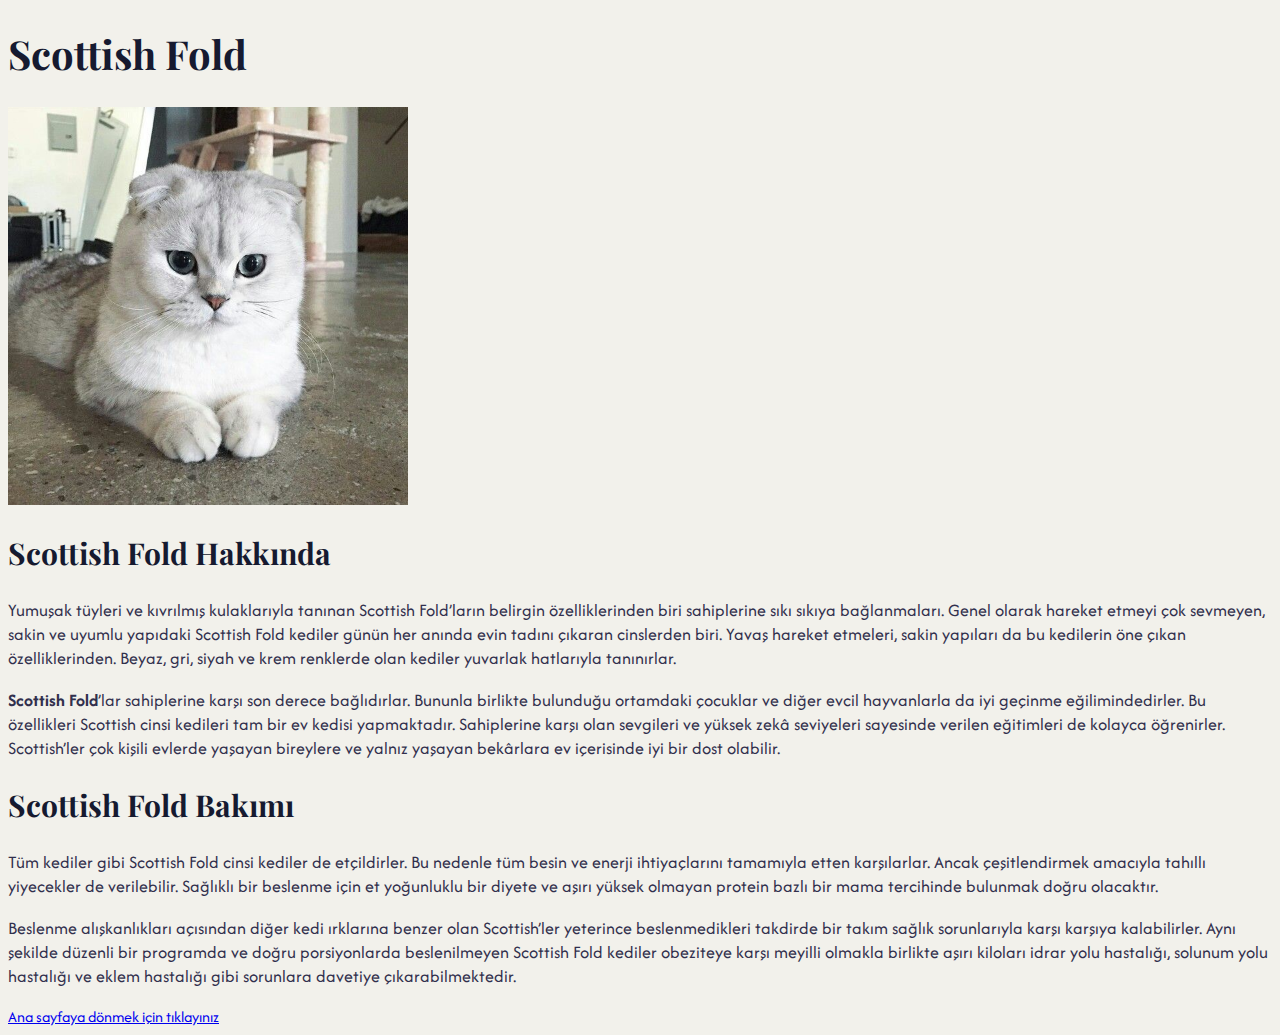
<file: CSS/cssOdev1/scottish-fold.html>
<!DOCTYPE html>
<html lang="tr">
<head>
    <meta charset="UTF-8">
    <meta name="viewport" content="width=device-width, initial-scale=1.0">
    <title>Scottish Fold</title>
    <link rel="stylesheet" href="style.css">
    <link rel="preconnect" href="https://fonts.googleapis.com">
    <link rel="preconnect" href="https://fonts.gstatic.com" crossorigin>
    <link href="https://fonts.googleapis.com/css2?family=Playfair+Display:wght@400;500;600;700&display=swap" rel="stylesheet">
    <link href="https://fonts.googleapis.com/css2?family=Afacad:wght@400;500&display=swap" rel="stylesheet">
</head>

<body>
    <header>
        <h1>Scottish Fold</h1>
        <img width="400" src="cat-image/scottish.jpeg" alt="scottish fold">
    </header>

    <section>
        <article>
            <h2>Scottish Fold Hakkında</h2>
                <p>
                    Yumuşak tüyleri ve kıvrılmış kulaklarıyla tanınan Scottish Fold’ların belirgin özelliklerinden biri sahiplerine sıkı sıkıya bağlanmaları. 
                    Genel olarak hareket etmeyi çok sevmeyen, sakin ve uyumlu yapıdaki Scottish Fold kediler günün her anında evin tadını çıkaran cinslerden biri. 
                    Yavaş hareket etmeleri, sakin yapıları da bu kedilerin öne çıkan özelliklerinden. 
                    Beyaz, gri, siyah ve krem renklerde olan kediler yuvarlak hatlarıyla tanınırlar.
                </p>

                <p>
                    <strong>Scottish Fold</strong>’lar sahiplerine karşı son derece bağlıdırlar. Bununla birlikte bulunduğu ortamdaki çocuklar ve diğer evcil hayvanlarla da iyi geçinme eğilimindedirler. 
                    Bu özellikleri Scottish cinsi kedileri tam bir ev kedisi yapmaktadır. 
                    Sahiplerine karşı olan sevgileri ve yüksek zekâ seviyeleri sayesinde verilen eğitimleri de kolayca öğrenirler. 
                    Scottish’ler çok kişili evlerde yaşayan bireylere ve yalnız yaşayan bekârlara ev içerisinde iyi bir dost olabilir.
                </p>
        </article>

        <article>
            <h2>Scottish Fold Bakımı</h2>
            <p>
                Tüm kediler gibi Scottish Fold cinsi kediler de etçildirler. Bu nedenle tüm besin ve enerji ihtiyaçlarını tamamıyla etten karşılarlar. 
                Ancak çeşitlendirmek amacıyla tahıllı yiyecekler de verilebilir. 
                Sağlıklı bir beslenme için et yoğunluklu bir diyete ve aşırı yüksek olmayan protein bazlı bir mama tercihinde bulunmak doğru olacaktır.
            </p>
            <p>
                Beslenme alışkanlıkları açısından diğer kedi ırklarına benzer olan Scottish’ler yeterince beslenmedikleri takdirde bir takım sağlık sorunlarıyla karşı karşıya kalabilirler. 
                Aynı şekilde düzenli bir programda ve doğru porsiyonlarda beslenilmeyen Scottish Fold kediler obeziteye karşı meyilli olmakla birlikte aşırı kiloları idrar yolu hastalığı, solunum yolu hastalığı ve eklem hastalığı gibi sorunlara davetiye çıkarabilmektedir.
            </p>
        </article>
    </section>

    <nav>
        <a href="index.html">
            Ana sayfaya dönmek için tıklayınız
        </a>
    </nav>
</body>
</html>
</file>
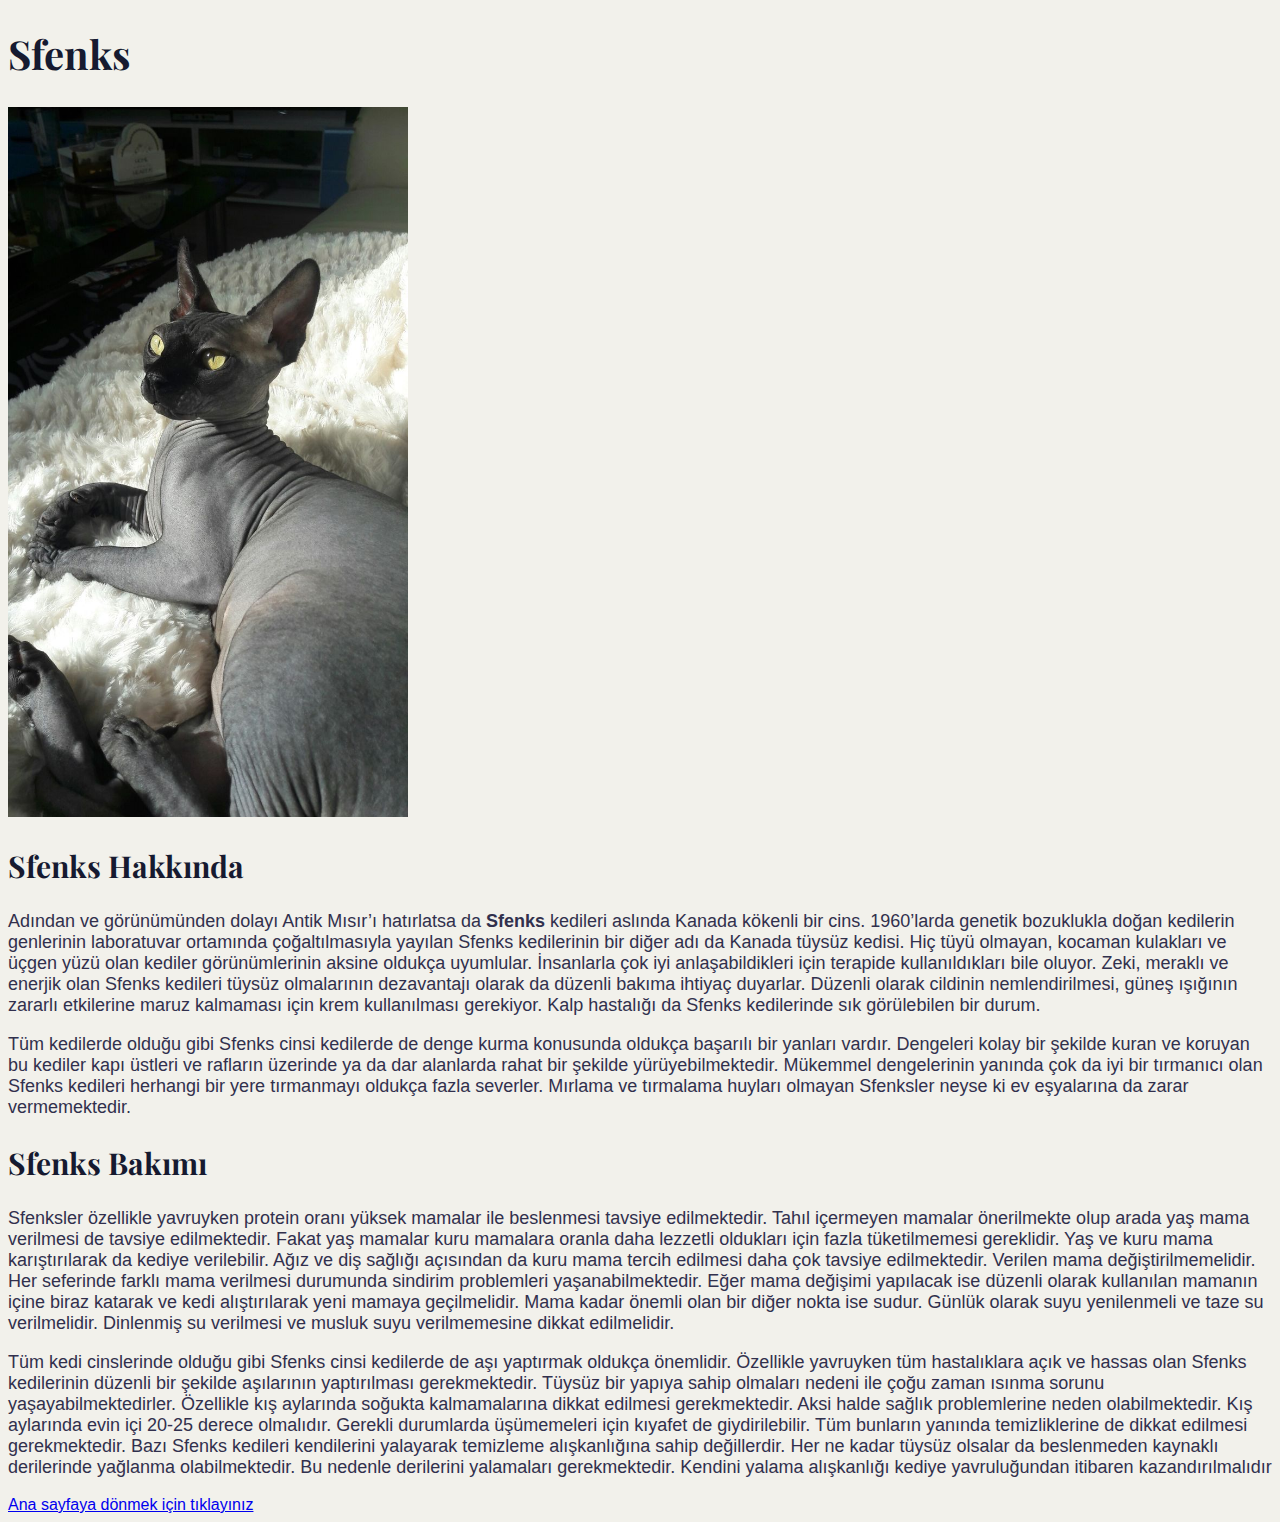
<file: CSS/cssOdev1/sfenks.html>
<!DOCTYPE html>
<html lang="tr">
<head>
    <meta charset="UTF-8">
    <meta name="viewport" content="width=device-width, initial-scale=1.0">
    <title>Sfenks</title>
    <link rel="stylesheet" href="style.css">
    <link rel="preconnect" href="https://fonts.googleapis.com">
    <link rel="preconnect" href="https://fonts.gstatic.com" crossorigin>
    <link href="https://fonts.googleapis.com/css2?family=Playfair+Display:wght@400;500;600;700&display=swap" rel="stylesheet">
    
</head>

<body>
    <header>
        <h1>Sfenks</h1>
        <img width="400" src="cat-image/sfenks.jpeg" alt="sfenks">
    </header>

    <section>
        <article>
            <h2>Sfenks Hakkında</h2>
                <p>
                    Adından ve görünümünden dolayı Antik Mısır’ı hatırlatsa da <strong>Sfenks</strong> kedileri aslında Kanada kökenli bir cins. 
                    1960’larda genetik bozuklukla doğan kedilerin genlerinin laboratuvar ortamında çoğaltılmasıyla yayılan Sfenks kedilerinin bir diğer adı da Kanada tüysüz kedisi. 
                    Hiç tüyü olmayan, kocaman kulakları ve üçgen yüzü olan kediler görünümlerinin aksine oldukça uyumlular. 
                    İnsanlarla çok iyi anlaşabildikleri için terapide kullanıldıkları bile oluyor. 
                    Zeki, meraklı ve enerjik olan Sfenks kedileri tüysüz olmalarının dezavantajı olarak da düzenli bakıma ihtiyaç duyarlar.
                    Düzenli olarak cildinin nemlendirilmesi, güneş ışığının zararlı etkilerine maruz kalmaması için krem kullanılması gerekiyor. 
                    Kalp hastalığı da Sfenks kedilerinde sık görülebilen bir durum.
                </p>
                <p>
                    Tüm kedilerde olduğu gibi Sfenks cinsi kedilerde de denge kurma konusunda oldukça başarılı bir yanları vardır. 
                    Dengeleri kolay bir şekilde kuran ve koruyan bu kediler kapı üstleri ve rafların üzerinde ya da dar alanlarda rahat bir şekilde yürüyebilmektedir. 
                    Mükemmel dengelerinin yanında çok da iyi bir tırmanıcı olan Sfenks kedileri herhangi bir yere tırmanmayı oldukça fazla severler. 
                    Mırlama ve tırmalama huyları olmayan Sfenksler neyse ki ev eşyalarına da zarar vermemektedir.
                </p>
        </article>

        <article>
            <h2>Sfenks Bakımı</h2>
            <p>
                Sfenksler özellikle yavruyken protein oranı yüksek mamalar ile beslenmesi tavsiye edilmektedir. 
                Tahıl içermeyen mamalar önerilmekte olup arada yaş mama verilmesi de tavsiye edilmektedir. 
                Fakat yaş mamalar kuru mamalara oranla daha lezzetli oldukları için fazla tüketilmemesi gereklidir. 
                Yaş ve kuru mama karıştırılarak da kediye verilebilir. Ağız ve diş sağlığı açısından da kuru mama tercih edilmesi daha çok tavsiye edilmektedir. 
                Verilen mama değiştirilmemelidir. Her seferinde farklı mama verilmesi durumunda sindirim problemleri yaşanabilmektedir. 
                Eğer mama değişimi yapılacak ise düzenli olarak kullanılan mamanın içine biraz katarak ve kedi alıştırılarak yeni mamaya geçilmelidir. 
                Mama kadar önemli olan bir diğer nokta ise sudur. Günlük olarak suyu yenilenmeli ve taze su verilmelidir. 
                Dinlenmiş su verilmesi ve musluk suyu verilmemesine dikkat edilmelidir.
            </p>
            <p>
                Tüm kedi cinslerinde olduğu gibi Sfenks cinsi kedilerde de aşı yaptırmak oldukça önemlidir. 
                Özellikle yavruyken tüm hastalıklara açık ve hassas olan Sfenks kedilerinin düzenli bir şekilde aşılarının yaptırılması gerekmektedir. 
                Tüysüz bir yapıya sahip olmaları nedeni ile çoğu zaman ısınma sorunu yaşayabilmektedirler. Özellikle kış aylarında soğukta kalmamalarına dikkat edilmesi gerekmektedir. 
                Aksi halde sağlık problemlerine neden olabilmektedir. Kış aylarında evin içi 20-25 derece olmalıdır. Gerekli durumlarda üşümemeleri için kıyafet de giydirilebilir. 
                Tüm bunların yanında temizliklerine de dikkat edilmesi gerekmektedir. Bazı Sfenks kedileri kendilerini yalayarak temizleme alışkanlığına sahip değillerdir. 
                Her ne kadar tüysüz olsalar da beslenmeden kaynaklı derilerinde yağlanma olabilmektedir. Bu nedenle derilerini yalamaları gerekmektedir. 
                Kendini yalama alışkanlığı kediye yavruluğundan itibaren kazandırılmalıdır
            </p>
        </article>
    </section>

    <nav>
        <a href="index.html">
            Ana sayfaya dönmek için tıklayınız
        </a>
    </nav>
</body>
</html>
</file>
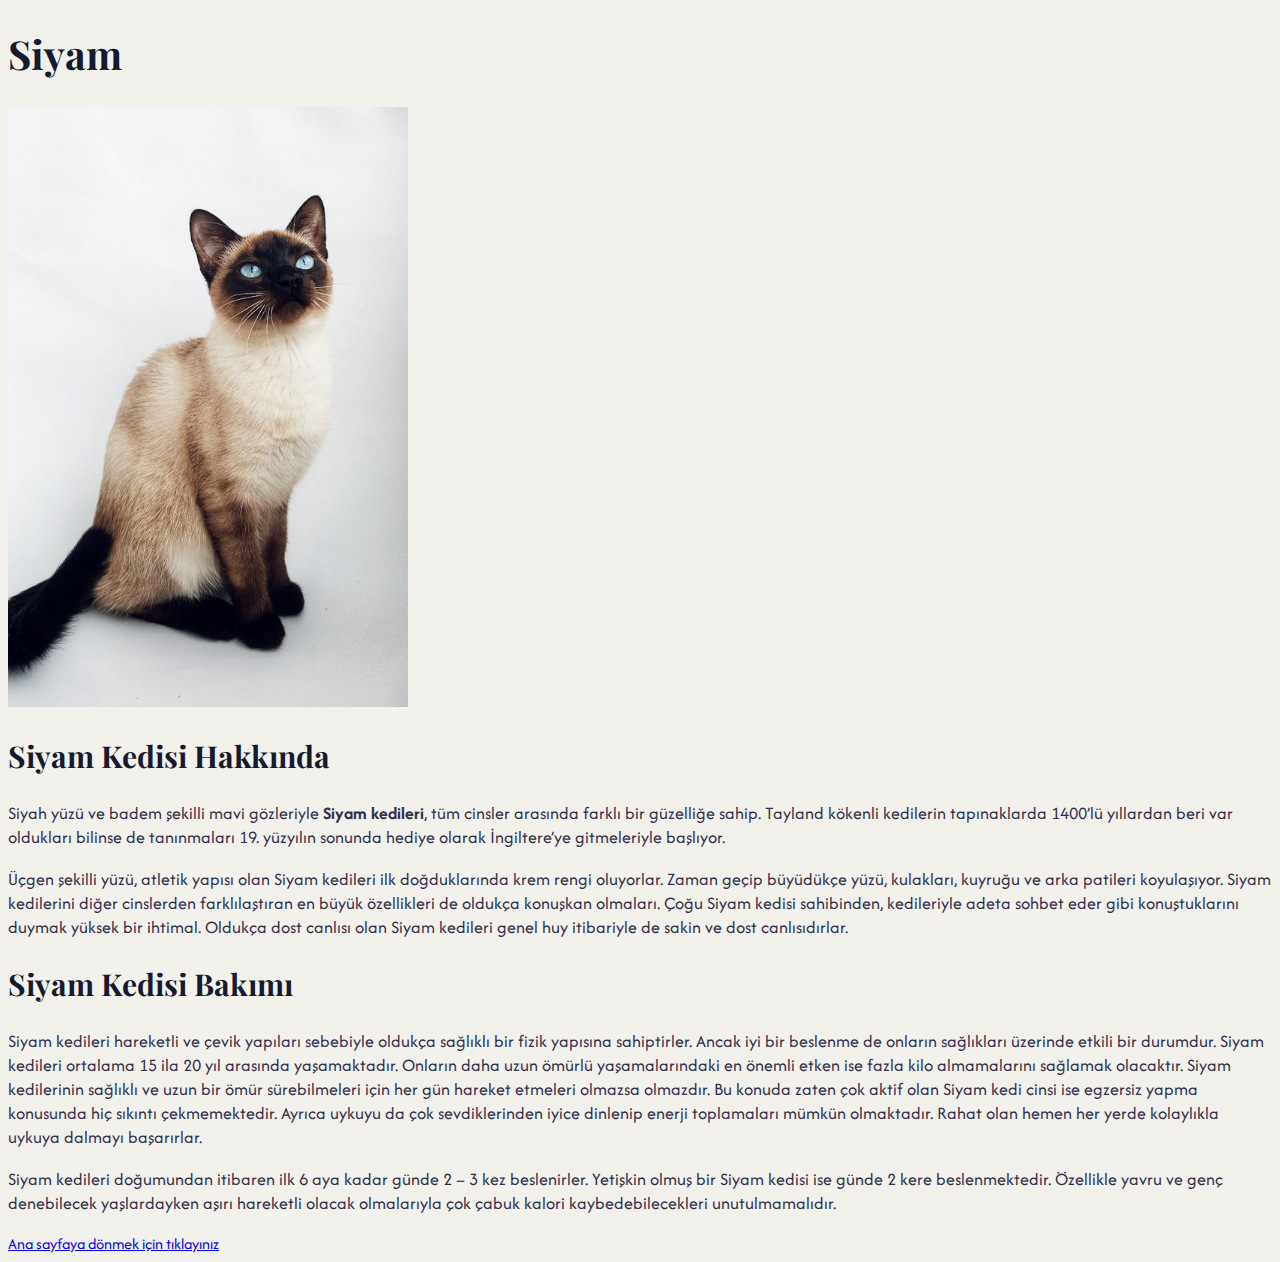
<file: CSS/cssOdev1/siyam.html>
<!DOCTYPE html>
<html lang="tr">
<head>
    <meta charset="UTF-8">
    <meta name="viewport" content="width=device-width, initial-scale=1.0">
    <title>Siyam</title>
    <link rel="stylesheet" href="style.css">
    <link rel="preconnect" href="https://fonts.googleapis.com">
    <link rel="preconnect" href="https://fonts.gstatic.com" crossorigin>
    <link href="https://fonts.googleapis.com/css2?family=Playfair+Display:wght@400;500;600;700&display=swap" rel="stylesheet">
    <link href="https://fonts.googleapis.com/css2?family=Afacad:wght@400;500&display=swap" rel="stylesheet">
</head>

<body>
    <header>
        <h1>Siyam</h1>
        <img width="400" src="cat-image/siyam.jpeg" alt="siyam">
    </header>

    <section>
        <article>
            <h2>Siyam Kedisi Hakkında</h2>
                <p>
                    Siyah yüzü ve badem şekilli mavi gözleriyle <strong>Siyam kedileri</strong>, tüm cinsler arasında farklı bir güzelliğe sahip. 
                    Tayland kökenli kedilerin tapınaklarda 1400’lü yıllardan beri var oldukları bilinse de tanınmaları 19. yüzyılın sonunda hediye olarak İngiltere’ye gitmeleriyle başlıyor.
                </p>

                <p>
                    Üçgen şekilli yüzü, atletik yapısı olan Siyam kedileri ilk doğduklarında krem rengi oluyorlar. 
                    Zaman geçip büyüdükçe yüzü, kulakları, kuyruğu ve arka patileri koyulaşıyor. Siyam kedilerini diğer cinslerden farklılaştıran en büyük özellikleri de oldukça konuşkan olmaları. 
                    Çoğu Siyam kedisi sahibinden, kedileriyle adeta sohbet eder gibi konuştuklarını duymak yüksek bir ihtimal. 
                    Oldukça dost canlısı olan Siyam kedileri genel huy itibariyle de sakin ve dost canlısıdırlar.
                </p>
        </article>

        <article>
            <h2>Siyam Kedisi Bakımı</h2>
            <p>
                Siyam kedileri hareketli ve çevik yapıları sebebiyle oldukça sağlıklı bir fizik yapısına sahiptirler. 
                Ancak iyi bir beslenme de onların sağlıkları üzerinde etkili bir durumdur. Siyam kedileri ortalama 15 ila 20 yıl arasında yaşamaktadır. 
                Onların daha uzun ömürlü yaşamalarındaki en önemli etken ise fazla kilo almamalarını sağlamak olacaktır. 
                Siyam kedilerinin sağlıklı ve uzun bir ömür sürebilmeleri için her gün hareket etmeleri olmazsa olmazdır. 
                Bu konuda zaten çok aktif olan Siyam kedi cinsi ise egzersiz yapma konusunda hiç sıkıntı çekmemektedir. 
                Ayrıca uykuyu da çok sevdiklerinden iyice dinlenip enerji toplamaları mümkün olmaktadır. 
                Rahat olan hemen her yerde kolaylıkla uykuya dalmayı başarırlar.
            </p>
            <p>
                Siyam kedileri doğumundan itibaren ilk 6 aya kadar günde 2 – 3 kez beslenirler. Yetişkin olmuş bir Siyam kedisi ise günde 2 kere beslenmektedir.
                Özellikle yavru ve genç denebilecek yaşlardayken aşırı hareketli olacak olmalarıyla çok çabuk kalori kaybedebilecekleri unutulmamalıdır.
            </p>
        </article>
    </section>

    <nav>
        <a href="index.html">
            Ana sayfaya dönmek için tıklayınız
        </a>
    </nav>
</body>
</html>
</file>
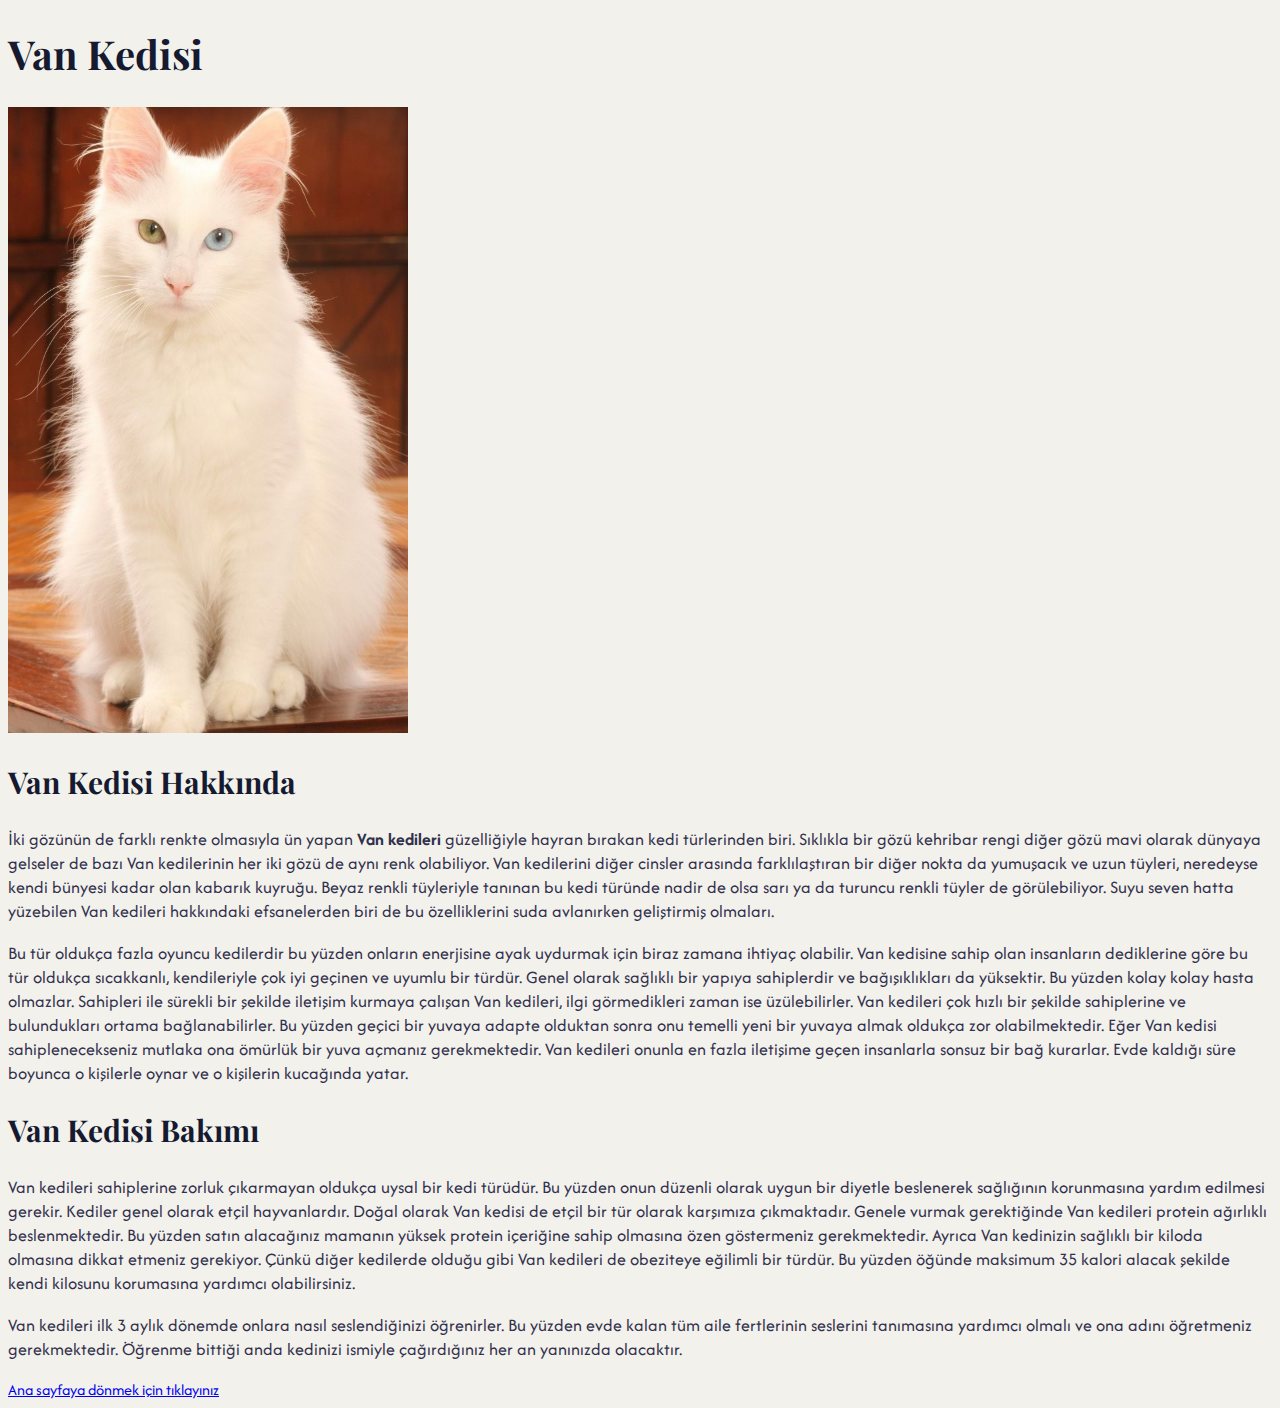
<file: CSS/cssOdev1/van.html>
<!DOCTYPE html>
<html lang="tr">
<head>
    <meta charset="UTF-8">
    <meta name="viewport" content="width=device-width, initial-scale=1.0">
    <title>Van Kedisi</title>
    <link rel="stylesheet" href="style.css">
    <link rel="preconnect" href="https://fonts.googleapis.com">
    <link rel="preconnect" href="https://fonts.gstatic.com" crossorigin>
    <link href="https://fonts.googleapis.com/css2?family=Playfair+Display:wght@400;500;600;700&display=swap" rel="stylesheet">
    <link href="https://fonts.googleapis.com/css2?family=Afacad:wght@400;500&display=swap" rel="stylesheet">
</head>

<body>
    <header>
        <h1>Van Kedisi</h1>
        <img width="400" src="cat-image/van.jpeg" alt="van kedisi">
    </header>

    <section>
        <article>
            <h2>Van Kedisi Hakkında</h2>
                <p>
                    İki gözünün de farklı renkte olmasıyla ün yapan <strong>Van kedileri</strong> güzelliğiyle hayran bırakan kedi türlerinden biri. 
                    Sıklıkla bir gözü kehribar rengi diğer gözü mavi olarak dünyaya gelseler de bazı Van kedilerinin her iki gözü de aynı renk olabiliyor. 
                    Van kedilerini diğer cinsler arasında farklılaştıran bir diğer nokta da yumuşacık ve uzun tüyleri, neredeyse kendi bünyesi kadar olan kabarık kuyruğu. 
                    Beyaz renkli tüyleriyle tanınan bu kedi türünde nadir de olsa sarı ya da turuncu renkli tüyler de görülebiliyor. 
                    Suyu seven hatta yüzebilen Van kedileri hakkındaki efsanelerden biri de bu özelliklerini suda avlanırken geliştirmiş olmaları.
                </p>

                <p>
                    Bu tür oldukça fazla oyuncu kedilerdir bu yüzden onların enerjisine ayak uydurmak için biraz zamana ihtiyaç olabilir. 
                    Van kedisine sahip olan insanların dediklerine göre bu tür oldukça sıcakkanlı, kendileriyle çok iyi geçinen ve uyumlu bir türdür. 
                    Genel olarak sağlıklı bir yapıya sahiplerdir ve bağışıklıkları da yüksektir. Bu yüzden kolay kolay hasta olmazlar. 
                    Sahipleri ile sürekli bir şekilde iletişim kurmaya çalışan Van kedileri, ilgi görmedikleri zaman ise üzülebilirler. 
                    Van kedileri çok hızlı bir şekilde sahiplerine ve bulundukları ortama bağlanabilirler. 
                    Bu yüzden geçici bir yuvaya adapte olduktan sonra onu temelli yeni bir yuvaya almak oldukça zor olabilmektedir. 
                    Eğer Van kedisi sahiplenecekseniz mutlaka ona ömürlük bir yuva açmanız gerekmektedir. 
                    Van kedileri onunla en fazla iletişime geçen insanlarla sonsuz bir bağ kurarlar. Evde kaldığı süre boyunca o kişilerle oynar ve o kişilerin kucağında yatar. 
                </p>
        </article>

        <article>
            <h2>Van Kedisi Bakımı</h2>
            <p>
                Van kedileri sahiplerine zorluk çıkarmayan oldukça uysal bir kedi türüdür. 
                Bu yüzden onun düzenli olarak uygun bir diyetle beslenerek sağlığının korunmasına yardım edilmesi gerekir. Kediler genel olarak etçil hayvanlardır. 
                Doğal olarak Van kedisi de etçil bir tür olarak karşımıza çıkmaktadır. Genele vurmak gerektiğinde Van kedileri protein ağırlıklı beslenmektedir. 
                Bu yüzden satın alacağınız mamanın yüksek protein içeriğine sahip olmasına özen göstermeniz gerekmektedir. 
                Ayrıca Van kedinizin sağlıklı bir kiloda olmasına dikkat etmeniz gerekiyor.
                Çünkü diğer kedilerde olduğu gibi Van kedileri de obeziteye eğilimli bir türdür. 
                Bu yüzden öğünde maksimum 35 kalori alacak şekilde kendi kilosunu korumasına yardımcı olabilirsiniz.
            </p>
            <p>
                Van kedileri ilk 3 aylık dönemde onlara nasıl seslendiğinizi öğrenirler. 
                Bu yüzden evde kalan tüm aile fertlerinin seslerini tanımasına yardımcı olmalı ve ona adını öğretmeniz gerekmektedir. 
                Öğrenme bittiği anda kedinizi ismiyle çağırdığınız her an yanınızda olacaktır.
            </p>
        </article>
    </section>

    <nav>
        <a href="index.html">
            Ana sayfaya dönmek için tıklayınız
        </a>
    </nav>
</body>
</html>
</file>
<file: CSS/cssOdev1/style.css>
body{
    background: #F2F1EB;
}

h1{
    font-family: 'Playfair Display', serif;
    color: #161A30;
    font-size:40px; 
}

h2{
    font-family: 'Playfair Display', serif;
    color: #161A30;
    font-size:30px; 
}

h3{
    font-family: 'Playfair Display', serif;
    color: #161A30;
    font-size:25px; 
}

p, strong{
    font-family: 'Afacad', sans-serif;
    font-size:large;
    color: #31304D;
}

ul li{
    font-family: 'Afacad', sans-serif;
    font-size:large;
}

ul li::marker{
    content:'🐈';
}

a{
    font-family: 'Afacad', sans-serif;
}
</file>
<file: CSS/cssOdev2/style.css>
/* you can write what you want to search */
.search{
    width: 330px;
}

.search-box{
    margin: 0 70px 0 70px;
    background-color: #EEEEEE;
    font-family: 'Times New Roman', Times, serif;
}

/* no space for padding */
p{
    padding: 0px;
    margin: 0px;
}

/* for centering everything */
body{
    text-align: center;
}

.bg-first{
    background-color: #7EE5DA;
    width: 37%;
    margin-right: 3px;
    padding: 10px;
}

.bg-second{
    background-color: #70CCC2;
    width: 20%;
    margin-right: 3px;
}

.bg-third{
    background-color: #62B3AA;
    width: 43%;
}

.font{
    font-size:smaller;
}

.collumn{
    margin: 3px 70px 0px 70px;
    display: flex;
    flex-direction:row;
    justify-content: space-evenly;
}
</file>
